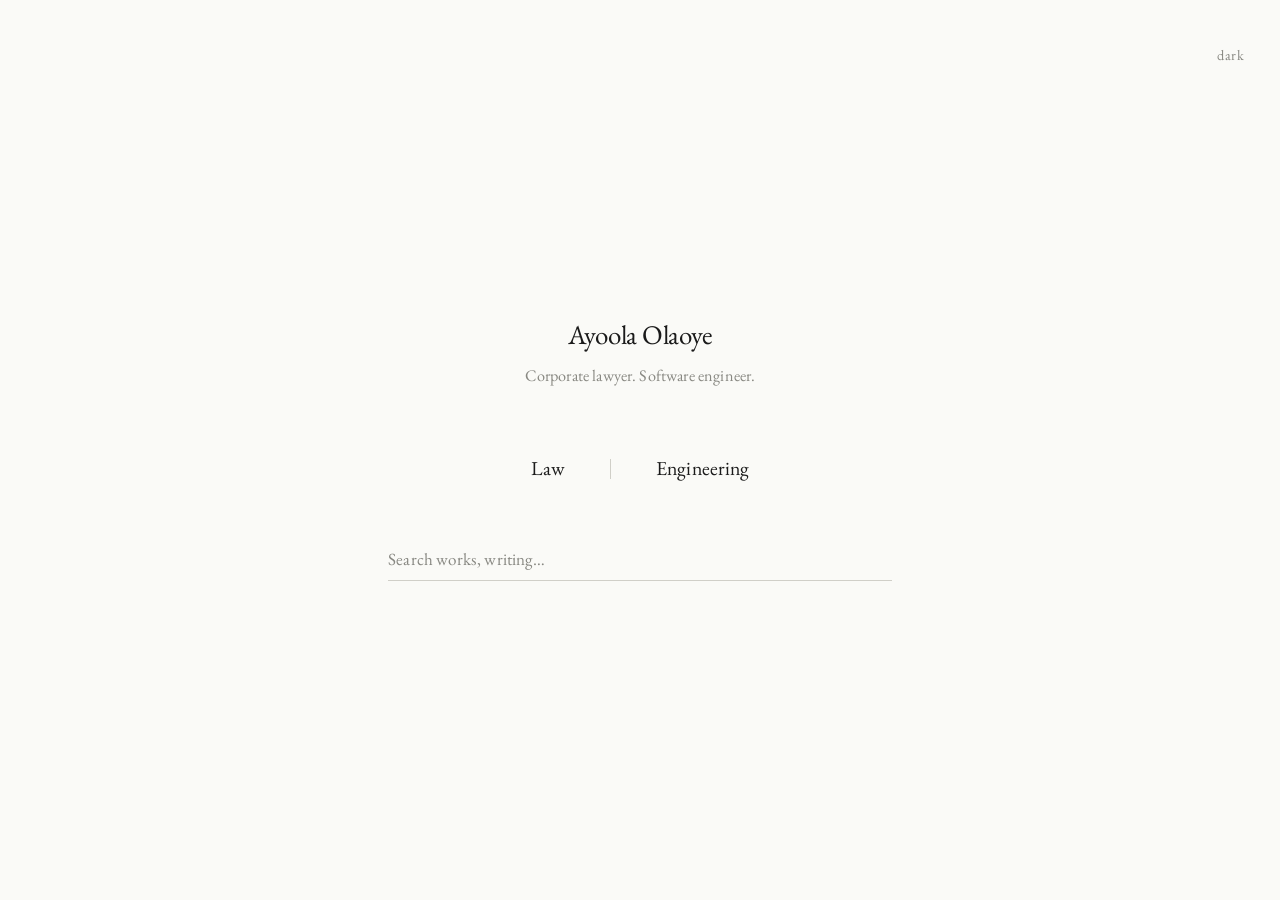
<file: index.html>
<!DOCTYPE html>
<html lang="en">
<head>
  <meta charset="UTF-8">
  <meta name="viewport" content="width=device-width, initial-scale=1.0">
  <title>Ayoola Olaoye — Corporate Lawyer &amp; Software Engineer</title>
  <meta name="description" content="Selected work and writing across corporate law, fintech regulation, smart-contract security, and software engineering — by Ayoola Olaoye.">
  <link rel="canonical" href="https://ayoolaolaoye.example/">
  <meta property="og:title" content="Ayoola Olaoye — Corporate Lawyer &amp; Software Engineer">
  <meta property="og:description" content="Selected work and writing across corporate law, fintech regulation, smart-contract security, and software engineering — by Ayoola Olaoye.">
  <meta property="og:type" content="website">
  <meta property="og:url" content="https://ayoolaolaoye.example/">
  <meta property="og:site_name" content="Ayoola Olaoye">
  <meta property="og:locale" content="en_US">
  <meta name="twitter:card" content="summary">
  <meta name="twitter:title" content="Ayoola Olaoye — Corporate Lawyer &amp; Software Engineer">
  <meta name="twitter:description" content="Selected work and writing across corporate law, fintech regulation, smart-contract security, and software engineering — by Ayoola Olaoye.">
  <link rel="stylesheet" href="style.css">
  <style>
    /* ─── SEARCH ─── */
    .search-wrap {
      margin-top: 3rem;
      width: 100%;
      position: relative;
    }

    .search-input {
      width: 100%;
      background: transparent;
      border: none;
      border-bottom: 1px solid var(--rule);
      color: var(--ink);
      font-family: var(--font);
      font-size: 0.95rem;
      line-height: 1.6;
      padding: 0.35rem 0;
      outline: none;
      letter-spacing: 0.01em;
      transition: border-color 0.2s ease;
    }

    .search-input::placeholder { color: var(--muted); }
    .search-input:focus { border-bottom-color: var(--ink); }

    .search-results {
      margin-top: 1.5rem;
      width: 100%;
      text-align: left;
      display: none;
    }

    .search-results.visible { display: block; }

    .search-result-item {
      padding: 0.55rem 0;
      border-top: 1px solid #e4e3dc;
      display: grid;
      grid-template-columns: 3.5rem 1fr;
      gap: 0 1.25rem;
      align-items: baseline;
    }

    .search-result-item:last-child { border-bottom: 1px solid #e4e3dc; }

    .search-result-year {
      font-size: 0.82rem;
      color: var(--muted);
      font-variant-numeric: tabular-nums;
      white-space: nowrap;
    }

    .search-result-body {
      display: flex;
      flex-direction: column;
      gap: 0.08rem;
    }

    .search-result-title { font-size: 0.95rem; line-height: 1.4; }
    .search-result-title a { text-decoration: none; color: var(--ink); }
    .search-result-title a:hover {
      text-decoration: underline;
      text-underline-offset: 3px;
      text-decoration-thickness: 1px;
    }

    .search-result-meta {
      font-size: 0.78rem;
      color: var(--muted);
      line-height: 1.4;
      margin-bottom: 0.15rem;
      white-space: nowrap;
    }

    .search-result-track { letter-spacing: 0.06em; font-size: 0.78rem; }
    .search-result-desc { font-size: 0.82rem; color: #7a7a74; line-height: 1.45; }
    .search-empty { font-size: 0.88rem; color: var(--muted); padding: 0.5rem 0; }

    body.dark .search-result-item { border-top-color: #2a2926; }
    body.dark .search-result-item:last-child { border-bottom-color: #2a2926; }
    body.dark .search-result-desc { color: #76756f; }
  </style>
  <script type="application/ld+json">{"@context":"https://schema.org","@type":"Person","name":"Ayoola Olaoye","url":"https://ayoolaolaoye.example/","jobTitle":"Corporate lawyer & software engineer","knowsAbout":["Corporate law","Fintech regulation","Commercial contracts","Smart-contract security","Blockchain engineering","Software engineering"],"sameAs":["https://linkedin.com/in/ayoolaolaoye"]}</script>
</head>
<body>

  <button class="landing-toggle" onclick="toggleTheme()" aria-label="Toggle dark mode">dark</button>

  <div class="landing-stage">
    <div class="landing-inner">
      <h1 class="landing-name">Ayoola Olaoye</h1>
      <p class="landing-descriptor">Corporate lawyer. Software engineer.</p>
      <nav class="landing-fork" aria-label="Practice areas">
        <a href="law.html">Law</a>
        <span class="landing-divider" aria-hidden="true"></span>
        <a href="engineering.html">Engineering</a>
      </nav>

      <div class="search-wrap">
        <input
          class="search-input"
          type="search"
          placeholder="Search works, writing…"
          autocomplete="off"
          spellcheck="false"
          aria-label="Search"
          id="search-input"
        >
      </div>

      <div class="search-results" id="search-results" role="region" aria-live="polite" aria-label="Search results"></div>
    </div>
  </div>

  <script>
    /* ─── CONTENT INDEX (generated by build.js from content/) ─── */
    const INDEX = [
          {
                "year": "2024",
                "title": "Series B Merger Clearance — Fintech",
                "desc": "SEC and CBN regulatory filings for a cross-border equity round; transaction closed on schedule.",
                "track": "Law",
                "href": "law.html",
                "external": false,
                "italic": false
          },
          {
                "year": "2023",
                "title": "Okafor v. Meridian Holdings",
                "desc": "Commercial litigation; successfully defended a breach-of-contract claim in the Lagos High Court.",
                "track": "Law",
                "href": "law.html",
                "external": false,
                "italic": true
          },
          {
                "year": "2023",
                "title": "Joint Venture Structuring — Infrastructure Consortium",
                "desc": "Shareholders' agreement for a three-party infrastructure JV; advised on governance and deadlock mechanisms.",
                "track": "Law",
                "href": "law.html",
                "external": false,
                "italic": false
          },
          {
                "year": "2022",
                "title": "NDPR Compliance Audit — Digital Health Platform",
                "desc": "Led data-protection review and full policy overhaul ahead of a Series A fundraise.",
                "track": "Law",
                "href": "law.html",
                "external": false,
                "italic": false
          },
          {
                "year": "2022",
                "title": "Re: Apex Microfinance Bank (SEC Matter)",
                "desc": "Advised on regulatory response strategy following an SEC inquiry into capital-adequacy shortfalls.",
                "track": "Law",
                "href": "law.html",
                "external": false,
                "italic": true
          },
          {
                "year": "2025",
                "title": "Lex — Contract Intelligence Layer",
                "desc": "LLM-assisted clause extraction and risk flagging for Nigerian commercial contracts.",
                "track": "Engineering",
                "href": "engineering.html",
                "external": false,
                "italic": false
          },
          {
                "year": "2024",
                "title": "CourtDocket API",
                "desc": "REST API aggregating cause-list data from Lagos, Abuja, and Port Harcourt federal courts.",
                "track": "Engineering",
                "href": "engineering.html",
                "external": false,
                "italic": false
          },
          {
                "year": "2024",
                "title": "Escrow State Machine",
                "desc": "Deterministic transaction-flow engine for a peer-to-peer escrow product; zero fund-loss since launch.",
                "track": "Engineering",
                "href": "engineering.html",
                "external": false,
                "italic": false
          },
          {
                "year": "2023",
                "title": "ERC-4626 Vault Security Audit — DeFi Protocol",
                "desc": "Identified three critical and two medium vulnerabilities in a tokenised yield-vault implementation.",
                "track": "Engineering",
                "href": "engineering.html",
                "external": false,
                "italic": false
          },
          {
                "year": "2023",
                "title": "nglaw-parser",
                "desc": "Open-source Python library for parsing Nigerian legislative XML into structured, queryable objects.",
                "track": "Engineering",
                "href": "engineering.html",
                "external": false,
                "italic": false
          },
          {
                "year": "Mar 2025",
                "title": "The Dual Practitioner Problem",
                "desc": "On building a professional identity that doesn't collapse into either track.",
                "track": "Law + Engineering",
                "href": "articles/2025-03-dual-practitioner-problem.html",
                "external": false,
                "italic": true
          },
          {
                "year": "Nov 2024",
                "title": "NDPR at Two Years: What Enforcement Actually Looks Like",
                "desc": "A practitioner's reading of NITDA's enforcement posture since 2022.",
                "track": "Law",
                "href": "articles/2024-11-ndpr-at-two-years.html",
                "external": false,
                "italic": false
          },
          {
                "year": "Aug 2024",
                "title": "State Machines as Contracts",
                "desc": "Why deterministic state management and legal drafting are the same intellectual problem.",
                "track": "Law + Engineering",
                "href": "articles/2024-08-state-machines-as-contracts.html",
                "external": false,
                "italic": false
          },
          {
                "year": "Apr 2024",
                "title": "On LLMs and Legal Research in Sub-Saharan Africa",
                "desc": "Technical memo on hallucination rates when querying Nigerian case law.",
                "track": "Law + Engineering",
                "href": "articles/2024-04-llms-legal-research.html",
                "external": false,
                "italic": false
          },
          {
                "year": "Jan 2023",
                "title": "Jurisdiction by Default",
                "desc": "A note on choice-of-law clauses in Nigerian B2B SaaS agreements.",
                "track": "Law + Engineering",
                "href": "articles/2023-01-jurisdiction-by-default.html",
                "external": false,
                "italic": true
          },
          {
                "year": "Jun 2022",
                "title": "CBN's Open Banking Framework: Gaps and Early Readings",
                "desc": "Analysis of the regulatory framework published in February 2022 and its practical limits.",
                "track": "Law",
                "href": "articles/2022-06-cbn-open-banking.html",
                "external": false,
                "italic": false
          },
          {
                "year": "Nov 2023",
                "title": "Re-entrancy at Rest",
                "desc": "A taxonomy of re-entrancy attack patterns in EVM-compatible smart contracts, with annotated examples.",
                "track": "Engineering",
                "href": "articles/2023-11-reentrancy-at-rest.html",
                "external": false,
                "italic": true
          },
          {
                "year": "Mar 2023",
                "title": "Formal Verification for the Sceptic",
                "desc": "A practical introduction to Certora Prover for teams that don't have a formal-methods background.",
                "track": "Engineering",
                "href": "articles/2023-03-formal-verification-for-the-sceptic.html",
                "external": false,
                "italic": false
          }
    ];

    function search(query) {
      const q = query.trim().toLowerCase();
      if (!q) return [];
      return INDEX.filter(item =>
        item.title.toLowerCase().includes(q) ||
        item.desc.toLowerCase().includes(q) ||
        item.track.toLowerCase().replace('+', 'and').includes(q) ||
        item.track.toLowerCase().includes(q) ||
        item.year.toLowerCase().includes(q)
      );
    }

    function renderResults(results, query) {
      const container = document.getElementById('search-results');
      if (!query.trim()) {
        container.classList.remove('visible');
        container.innerHTML = '';
        return;
      }
      container.classList.add('visible');
      if (results.length === 0) {
        container.innerHTML = '<p class="search-empty">No results.</p>';
        return;
      }
      container.innerHTML = results.map(item => {
        const target = item.external ? ' target="_blank" rel="noopener noreferrer"' : '';
        const titleHtml = item.italic ? `<em>${item.title}</em>` : item.title;
        return `
        <div class="search-result-item">
          <span class="search-result-year">${item.year}</span>
          <div class="search-result-body">
            <span class="search-result-title">
              <a href="${item.href}"${target}>${titleHtml}</a>
            </span>
            <div class="search-result-meta">
              <span class="search-result-track">${item.track}</span>
            </div>
            <span class="search-result-desc">${item.desc}</span>
          </div>
        </div>`;
      }).join('');
    }

    document.getElementById('search-input').addEventListener('input', function () {
      renderResults(search(this.value), this.value);
    });

    /* ─── THEME ─── */
    (function () {
      if (localStorage.getItem('theme') === 'dark') {
        document.body.classList.add('dark');
        document.querySelector('.landing-toggle').textContent = 'light';
      }
    })();

    function toggleTheme() {
      const btn = document.querySelector('.landing-toggle');
      if (document.body.classList.toggle('dark')) {
        localStorage.setItem('theme', 'dark');
        btn.textContent = 'light';
      } else {
        localStorage.setItem('theme', 'light');
        btn.textContent = 'dark';
      }
    }
  </script>

</body>
</html>
</file>
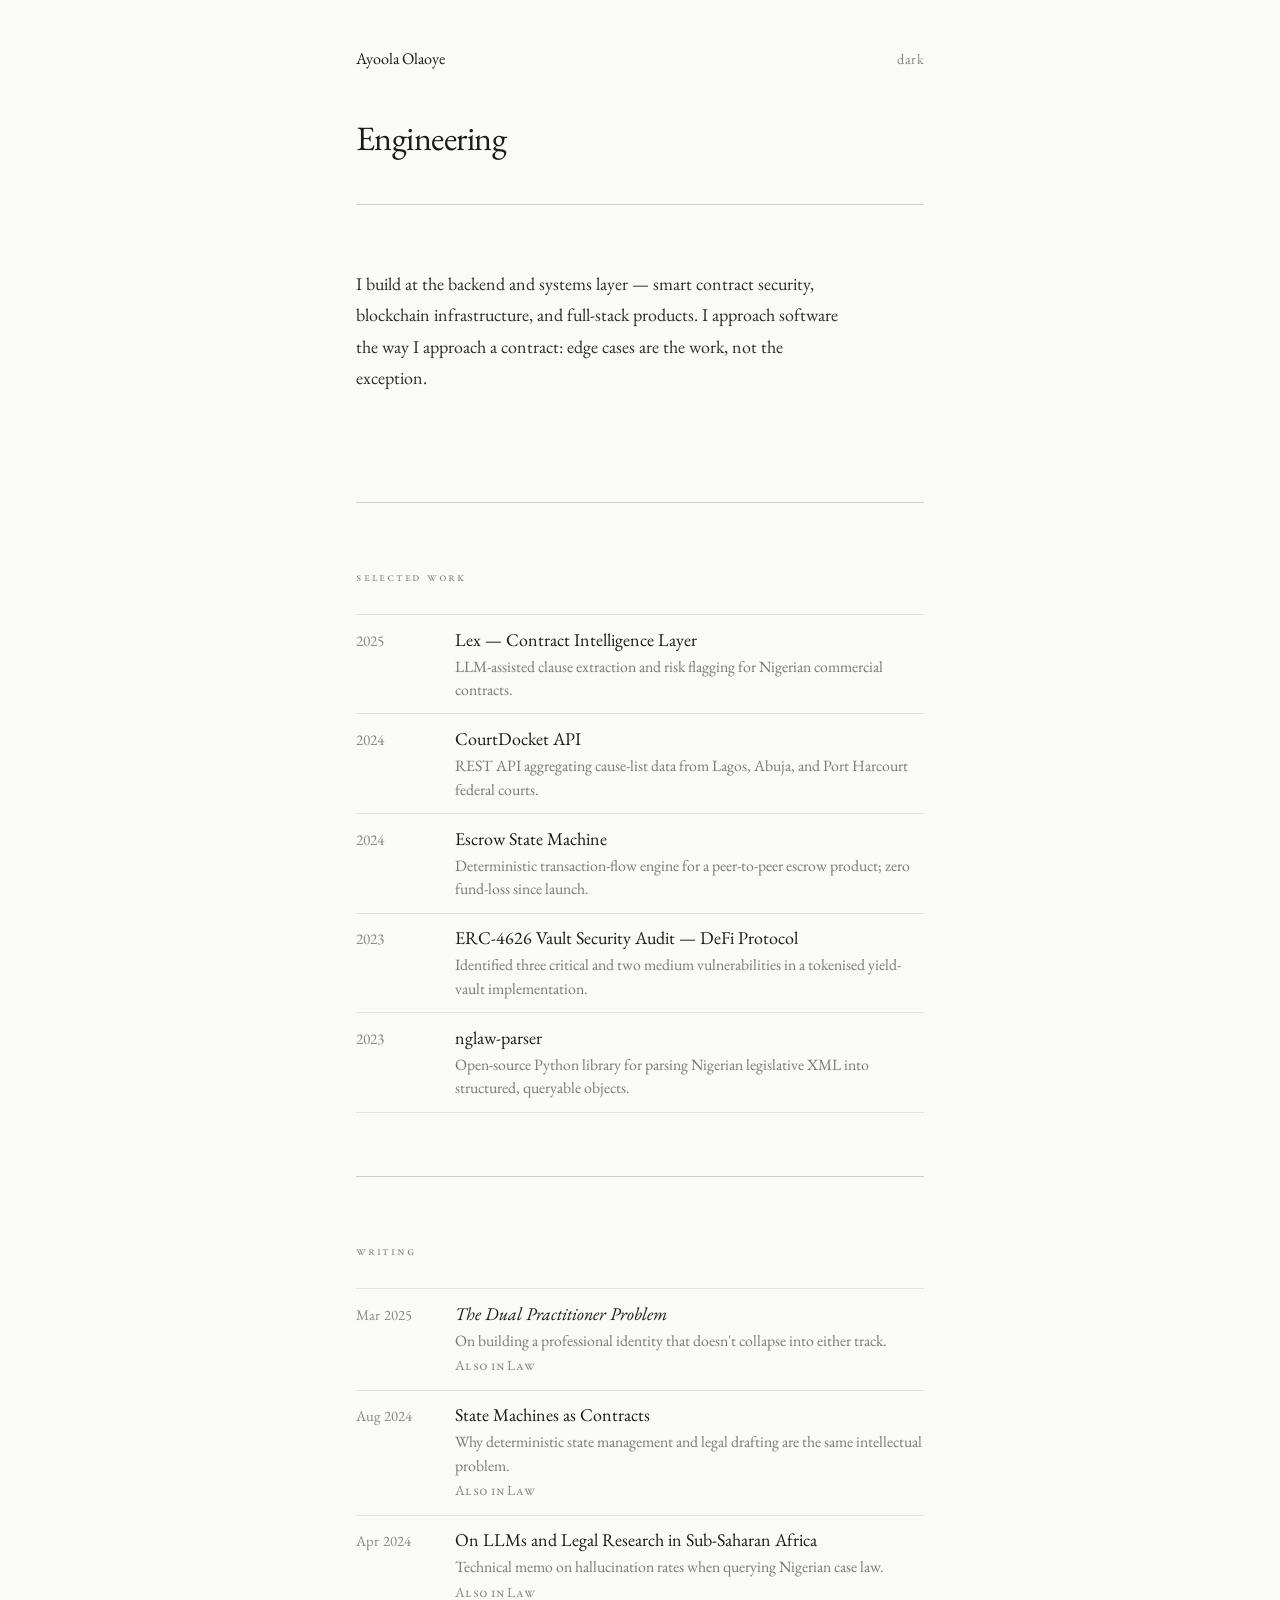
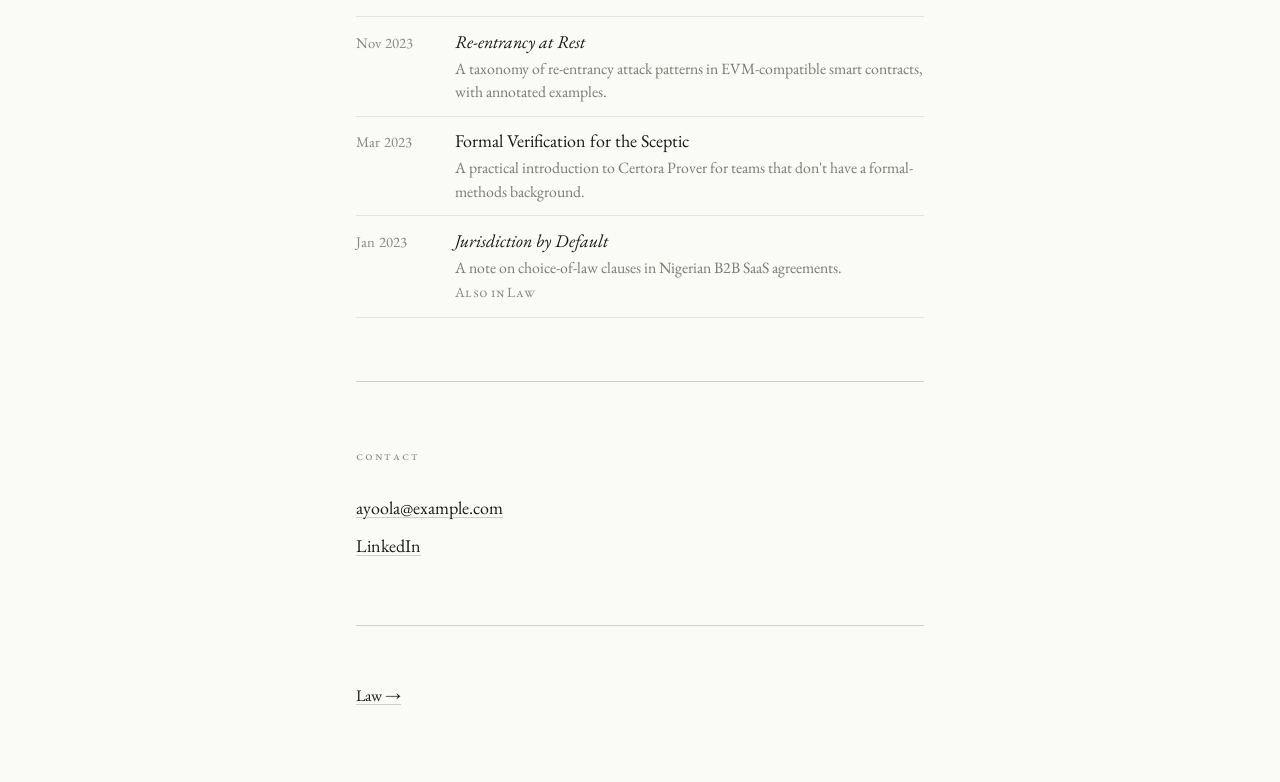
<file: engineering.html>
<!DOCTYPE html>
<html lang="en">
<head>
  <meta charset="UTF-8">
  <meta name="viewport" content="width=device-width, initial-scale=1.0">
  <title>Ayoola Olaoye — Engineering</title>
  <meta name="description" content="I build at the backend and systems layer — smart contract security, blockchain infrastructure, and full-stack products. I approach software the way I approach a contract: edge cases are the work,…">
  <link rel="canonical" href="https://ayoolaolaoye.example/engineering.html">
  <meta property="og:title" content="Ayoola Olaoye — Engineering">
  <meta property="og:description" content="I build at the backend and systems layer — smart contract security, blockchain infrastructure, and full-stack products. I approach software the way I approach a contract: edge cases are the work,…">
  <meta property="og:type" content="profile">
  <meta property="og:url" content="https://ayoolaolaoye.example/engineering.html">
  <meta property="og:site_name" content="Ayoola Olaoye">
  <meta property="og:locale" content="en_US">
  <meta name="twitter:card" content="summary">
  <meta name="twitter:title" content="Ayoola Olaoye — Engineering">
  <meta name="twitter:description" content="I build at the backend and systems layer — smart contract security, blockchain infrastructure, and full-stack products. I approach software the way I approach a contract: edge cases are the work,…">
  <link rel="stylesheet" href="style.css">
  <script type="application/ld+json">{"@context":"https://schema.org","@type":"WebPage","name":"Ayoola Olaoye — Engineering","description":"I build at the backend and systems layer — smart contract security, blockchain infrastructure, and full-stack products. I approach software the way I approach a contract: edge cases are the work,…","url":"https://ayoolaolaoye.example/engineering.html","about":"Engineering","isPartOf":{"@type":"WebSite","name":"Ayoola Olaoye","url":"https://ayoolaolaoye.example/"}}</script>
</head>
<body>

  <div class="container">
    <nav class="site-nav">
      <a class="bare back" href="index.html">Ayoola Olaoye</a>
      <button class="theme-toggle" onclick="toggleTheme()" aria-label="Toggle dark mode">dark</button>
    </nav>
  </div>

  <!-- ─── HEADER ─── -->
  <div class="container">
    <header class="page-header">
      <h1 style="font-size:1.9rem; font-weight:400; letter-spacing:-0.015em; line-height:1.2; margin-bottom:0;">Engineering</h1>
      <hr>
    </header>
  </div>

  <!-- ─── POSITION ─── -->
  <div class="container">
    <section class="section" style="padding-top:0;" aria-label="Practice statement">
      <p class="prose">
        I build at the backend and systems layer — smart contract security, blockchain
        infrastructure, and full-stack products. I approach software the way I approach
        a contract: edge cases are the work, not the exception.
      </p>
    </section>
  </div>

  <div class="container"><hr></div>

  <!-- ─── SELECTED WORK ─── -->
  <div class="container">
    <section class="section" aria-label="Selected engineering work">
      <span class="label">Selected work</span>
      <ul class="entry-list" role="list">

        <li class="entry">
          <span class="entry-year">2025</span>
          <div class="entry-body">
            <span class="entry-title"><a href="#">Lex — Contract Intelligence Layer</a></span>
            <span class="entry-desc">LLM-assisted clause extraction and risk flagging for Nigerian commercial contracts.</span>
          </div>
        </li>

        <li class="entry">
          <span class="entry-year">2024</span>
          <div class="entry-body">
            <span class="entry-title"><a href="#">CourtDocket API</a></span>
            <span class="entry-desc">REST API aggregating cause-list data from Lagos, Abuja, and Port Harcourt federal courts.</span>
          </div>
        </li>

        <li class="entry">
          <span class="entry-year">2024</span>
          <div class="entry-body">
            <span class="entry-title"><a href="#">Escrow State Machine</a></span>
            <span class="entry-desc">Deterministic transaction-flow engine for a peer-to-peer escrow product; zero fund-loss since launch.</span>
          </div>
        </li>

        <li class="entry">
          <span class="entry-year">2023</span>
          <div class="entry-body">
            <span class="entry-title"><a href="#">ERC-4626 Vault Security Audit — DeFi Protocol</a></span>
            <span class="entry-desc">Identified three critical and two medium vulnerabilities in a tokenised yield-vault implementation.</span>
          </div>
        </li>

        <li class="entry">
          <span class="entry-year">2023</span>
          <div class="entry-body">
            <span class="entry-title"><a href="#">nglaw-parser</a></span>
            <span class="entry-desc">Open-source Python library for parsing Nigerian legislative XML into structured, queryable objects.</span>
          </div>
        </li>

      </ul>
    </section>
  </div>

  <div class="container"><hr></div>

  <!-- ─── WRITING ─── -->
  <div class="container">
    <section class="section" aria-label="Technical writing">
      <span class="label">Writing</span>
      <ul class="entry-list" role="list">

        <li class="entry writing">
          <span class="entry-year">Mar 2025</span>
          <div class="entry-body">
            <span class="entry-title"><a href="articles/2025-03-dual-practitioner-problem.html"><em>The Dual Practitioner Problem</em></a></span>
            <span class="entry-desc">On building a professional identity that doesn't collapse into either track.</span>
            <span class="entry-track">Also in Law</span>
          </div>
        </li>

        <li class="entry writing">
          <span class="entry-year">Aug 2024</span>
          <div class="entry-body">
            <span class="entry-title"><a href="articles/2024-08-state-machines-as-contracts.html">State Machines as Contracts</a></span>
            <span class="entry-desc">Why deterministic state management and legal drafting are the same intellectual problem.</span>
            <span class="entry-track">Also in Law</span>
          </div>
        </li>

        <li class="entry writing">
          <span class="entry-year">Apr 2024</span>
          <div class="entry-body">
            <span class="entry-title"><a href="articles/2024-04-llms-legal-research.html">On LLMs and Legal Research in Sub-Saharan Africa</a></span>
            <span class="entry-desc">Technical memo on hallucination rates when querying Nigerian case law.</span>
            <span class="entry-track">Also in Law</span>
          </div>
        </li>

        <li class="entry writing">
          <span class="entry-year">Nov 2023</span>
          <div class="entry-body">
            <span class="entry-title"><a href="articles/2023-11-reentrancy-at-rest.html"><em>Re-entrancy at Rest</em></a></span>
            <span class="entry-desc">A taxonomy of re-entrancy attack patterns in EVM-compatible smart contracts, with annotated examples.</span>
          </div>
        </li>

        <li class="entry writing">
          <span class="entry-year">Mar 2023</span>
          <div class="entry-body">
            <span class="entry-title"><a href="articles/2023-03-formal-verification-for-the-sceptic.html">Formal Verification for the Sceptic</a></span>
            <span class="entry-desc">A practical introduction to Certora Prover for teams that don't have a formal-methods background.</span>
          </div>
        </li>

        <li class="entry writing">
          <span class="entry-year">Jan 2023</span>
          <div class="entry-body">
            <span class="entry-title"><a href="articles/2023-01-jurisdiction-by-default.html"><em>Jurisdiction by Default</em></a></span>
            <span class="entry-desc">A note on choice-of-law clauses in Nigerian B2B SaaS agreements.</span>
            <span class="entry-track">Also in Law</span>
          </div>
        </li>

      </ul>
    </section>
  </div>

  <div class="container"><hr></div>

  <!-- ─── CONTACT ─── -->
  <div class="container">
    <section class="section" aria-label="Contact">
      <span class="label">Contact</span>
      <ul class="contact-links" role="list">
        <li><a href="mailto:ayoola@example.com">ayoola@example.com</a></li>
        <li><a href="https://linkedin.com/in/ayoolaolaoye" target="_blank" rel="noopener noreferrer">LinkedIn</a></li>
      </ul>
    </section>
  </div>

  <!-- ─── CROSS-LINK ─── -->
  <div class="container">
    <hr>
    <div class="cross-link">
      <a href="law.html">Law →</a>
    </div>
  </div>

  <script>
    (function () {
      if (localStorage.getItem('theme') === 'dark') {
        document.body.classList.add('dark');
        document.querySelector('.theme-toggle').textContent = 'light';
      }
    })();

    function toggleTheme() {
      const btn = document.querySelector('.theme-toggle');
      if (document.body.classList.toggle('dark')) {
        localStorage.setItem('theme', 'dark');
        btn.textContent = 'light';
      } else {
        localStorage.setItem('theme', 'light');
        btn.textContent = 'dark';
      }
    }
  </script>

</body>
</html>
</file>
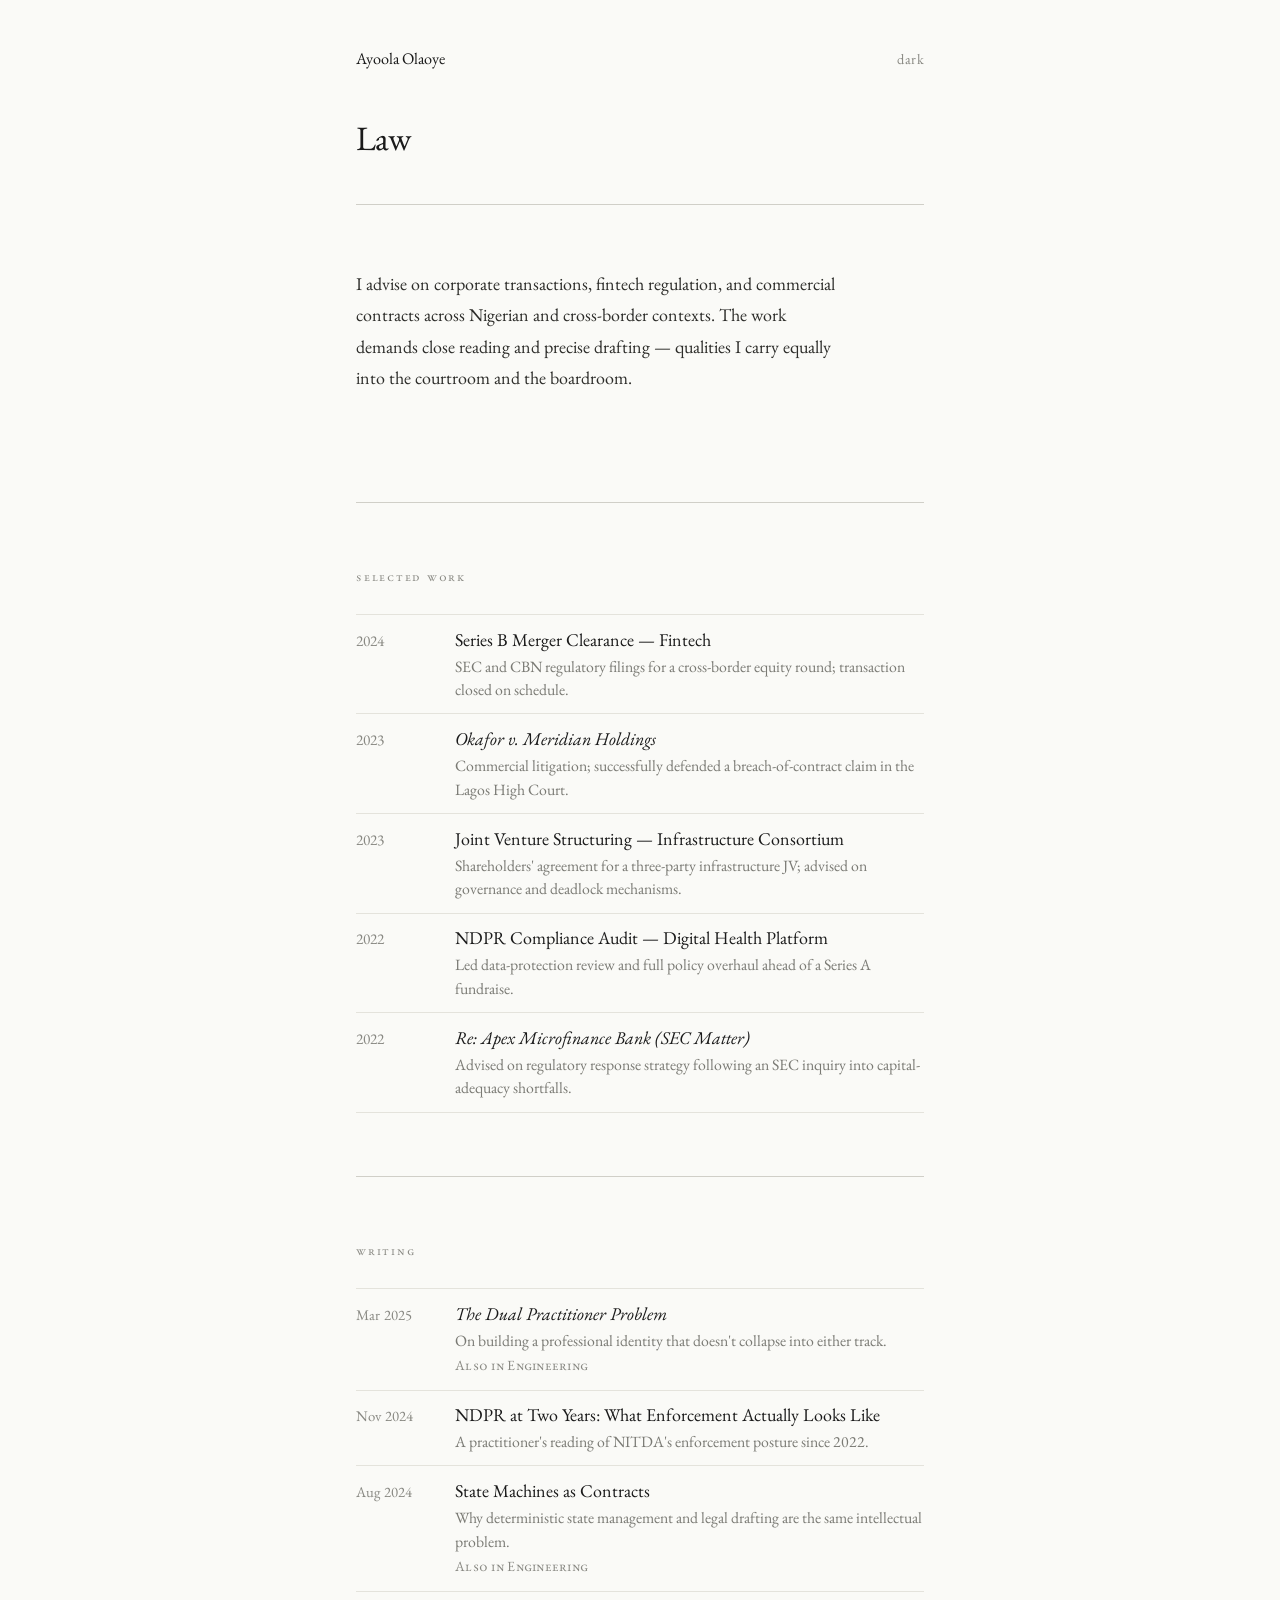
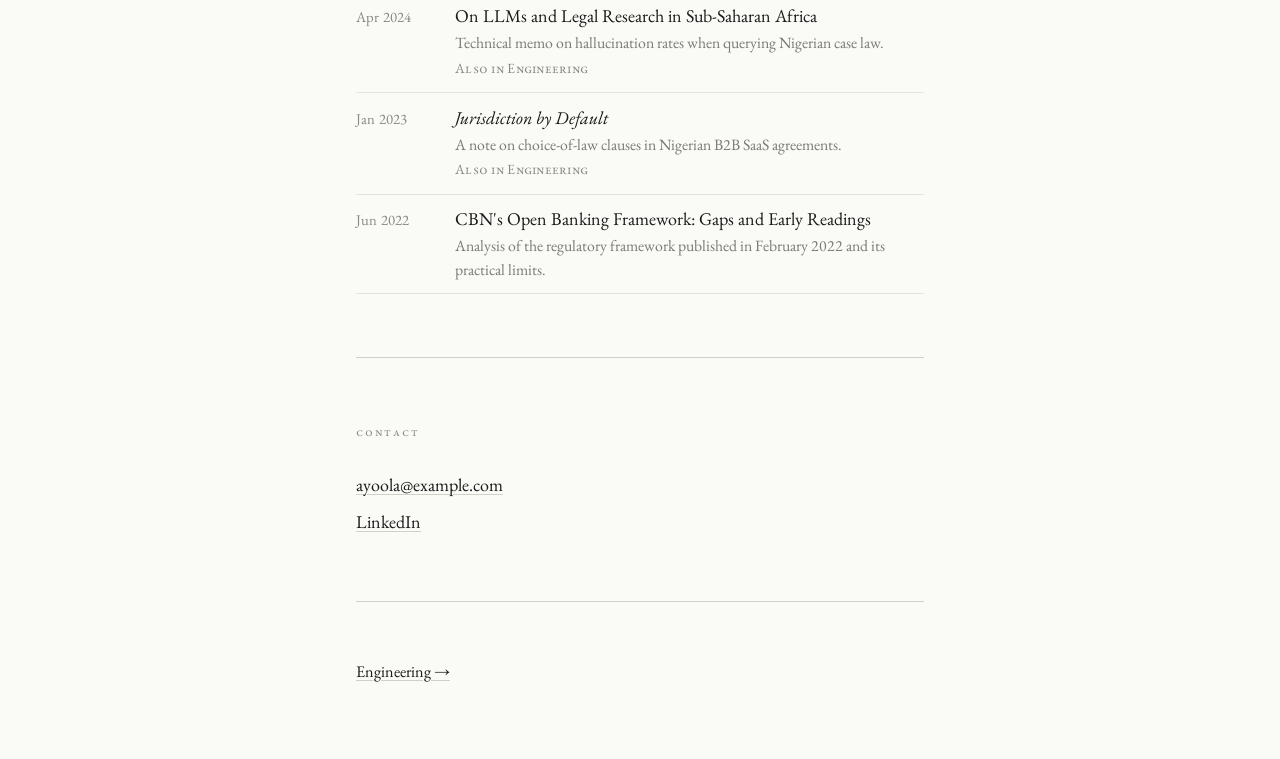
<file: law.html>
<!DOCTYPE html>
<html lang="en">
<head>
  <meta charset="UTF-8">
  <meta name="viewport" content="width=device-width, initial-scale=1.0">
  <title>Ayoola Olaoye — Law</title>
  <meta name="description" content="I advise on corporate transactions, fintech regulation, and commercial contracts across Nigerian and cross-border contexts. The work demands close reading and precise drafting — qualities I carry…">
  <link rel="canonical" href="https://ayoolaolaoye.example/law.html">
  <meta property="og:title" content="Ayoola Olaoye — Law">
  <meta property="og:description" content="I advise on corporate transactions, fintech regulation, and commercial contracts across Nigerian and cross-border contexts. The work demands close reading and precise drafting — qualities I carry…">
  <meta property="og:type" content="profile">
  <meta property="og:url" content="https://ayoolaolaoye.example/law.html">
  <meta property="og:site_name" content="Ayoola Olaoye">
  <meta property="og:locale" content="en_US">
  <meta name="twitter:card" content="summary">
  <meta name="twitter:title" content="Ayoola Olaoye — Law">
  <meta name="twitter:description" content="I advise on corporate transactions, fintech regulation, and commercial contracts across Nigerian and cross-border contexts. The work demands close reading and precise drafting — qualities I carry…">
  <link rel="stylesheet" href="style.css">
  <script type="application/ld+json">{"@context":"https://schema.org","@type":"WebPage","name":"Ayoola Olaoye — Law","description":"I advise on corporate transactions, fintech regulation, and commercial contracts across Nigerian and cross-border contexts. The work demands close reading and precise drafting — qualities I carry…","url":"https://ayoolaolaoye.example/law.html","about":"Law","isPartOf":{"@type":"WebSite","name":"Ayoola Olaoye","url":"https://ayoolaolaoye.example/"}}</script>
</head>
<body>

  <div class="container">
    <nav class="site-nav">
      <a class="bare back" href="index.html">Ayoola Olaoye</a>
      <button class="theme-toggle" onclick="toggleTheme()" aria-label="Toggle dark mode">dark</button>
    </nav>
  </div>

  <!-- ─── HEADER ─── -->
  <div class="container">
    <header class="page-header">
      <h1 style="font-size:1.9rem; font-weight:400; letter-spacing:-0.015em; line-height:1.2; margin-bottom:0;">Law</h1>
      <hr>
    </header>
  </div>

  <!-- ─── POSITION ─── -->
  <div class="container">
    <section class="section" style="padding-top:0;" aria-label="Practice statement">
      <p class="prose">
        I advise on corporate transactions, fintech regulation, and commercial contracts
        across Nigerian and cross-border contexts. The work demands close reading and
        precise drafting — qualities I carry equally into the courtroom and the boardroom.
      </p>
    </section>
  </div>

  <div class="container"><hr></div>

  <!-- ─── SELECTED WORK ─── -->
  <div class="container">
    <section class="section" aria-label="Selected legal work">
      <span class="label">Selected work</span>
      <ul class="entry-list" role="list">

        <li class="entry">
          <span class="entry-year">2024</span>
          <div class="entry-body">
            <span class="entry-title"><a href="#">Series B Merger Clearance — Fintech</a></span>
            <span class="entry-desc">SEC and CBN regulatory filings for a cross-border equity round; transaction closed on schedule.</span>
          </div>
        </li>

        <li class="entry">
          <span class="entry-year">2023</span>
          <div class="entry-body">
            <span class="entry-title"><a href="#"><em>Okafor v. Meridian Holdings</em></a></span>
            <span class="entry-desc">Commercial litigation; successfully defended a breach-of-contract claim in the Lagos High Court.</span>
          </div>
        </li>

        <li class="entry">
          <span class="entry-year">2023</span>
          <div class="entry-body">
            <span class="entry-title"><a href="#">Joint Venture Structuring — Infrastructure Consortium</a></span>
            <span class="entry-desc">Shareholders' agreement for a three-party infrastructure JV; advised on governance and deadlock mechanisms.</span>
          </div>
        </li>

        <li class="entry">
          <span class="entry-year">2022</span>
          <div class="entry-body">
            <span class="entry-title"><a href="#">NDPR Compliance Audit — Digital Health Platform</a></span>
            <span class="entry-desc">Led data-protection review and full policy overhaul ahead of a Series A fundraise.</span>
          </div>
        </li>

        <li class="entry">
          <span class="entry-year">2022</span>
          <div class="entry-body">
            <span class="entry-title"><a href="#"><em>Re: Apex Microfinance Bank (SEC Matter)</em></a></span>
            <span class="entry-desc">Advised on regulatory response strategy following an SEC inquiry into capital-adequacy shortfalls.</span>
          </div>
        </li>

      </ul>
    </section>
  </div>

  <div class="container"><hr></div>

  <!-- ─── WRITING ─── -->
  <div class="container">
    <section class="section" aria-label="Legal writing">
      <span class="label">Writing</span>
      <ul class="entry-list" role="list">

        <li class="entry writing">
          <span class="entry-year">Mar 2025</span>
          <div class="entry-body">
            <span class="entry-title"><a href="articles/2025-03-dual-practitioner-problem.html"><em>The Dual Practitioner Problem</em></a></span>
            <span class="entry-desc">On building a professional identity that doesn't collapse into either track.</span>
            <span class="entry-track">Also in Engineering</span>
          </div>
        </li>

        <li class="entry writing">
          <span class="entry-year">Nov 2024</span>
          <div class="entry-body">
            <span class="entry-title"><a href="articles/2024-11-ndpr-at-two-years.html">NDPR at Two Years: What Enforcement Actually Looks Like</a></span>
            <span class="entry-desc">A practitioner's reading of NITDA's enforcement posture since 2022.</span>
          </div>
        </li>

        <li class="entry writing">
          <span class="entry-year">Aug 2024</span>
          <div class="entry-body">
            <span class="entry-title"><a href="articles/2024-08-state-machines-as-contracts.html">State Machines as Contracts</a></span>
            <span class="entry-desc">Why deterministic state management and legal drafting are the same intellectual problem.</span>
            <span class="entry-track">Also in Engineering</span>
          </div>
        </li>

        <li class="entry writing">
          <span class="entry-year">Apr 2024</span>
          <div class="entry-body">
            <span class="entry-title"><a href="articles/2024-04-llms-legal-research.html">On LLMs and Legal Research in Sub-Saharan Africa</a></span>
            <span class="entry-desc">Technical memo on hallucination rates when querying Nigerian case law.</span>
            <span class="entry-track">Also in Engineering</span>
          </div>
        </li>

        <li class="entry writing">
          <span class="entry-year">Jan 2023</span>
          <div class="entry-body">
            <span class="entry-title"><a href="articles/2023-01-jurisdiction-by-default.html"><em>Jurisdiction by Default</em></a></span>
            <span class="entry-desc">A note on choice-of-law clauses in Nigerian B2B SaaS agreements.</span>
            <span class="entry-track">Also in Engineering</span>
          </div>
        </li>

        <li class="entry writing">
          <span class="entry-year">Jun 2022</span>
          <div class="entry-body">
            <span class="entry-title"><a href="articles/2022-06-cbn-open-banking.html">CBN's Open Banking Framework: Gaps and Early Readings</a></span>
            <span class="entry-desc">Analysis of the regulatory framework published in February 2022 and its practical limits.</span>
          </div>
        </li>

      </ul>
    </section>
  </div>

  <div class="container"><hr></div>

  <!-- ─── CONTACT ─── -->
  <div class="container">
    <section class="section" aria-label="Contact">
      <span class="label">Contact</span>
      <ul class="contact-links" role="list">
        <li><a href="mailto:ayoola@example.com">ayoola@example.com</a></li>
        <li><a href="https://linkedin.com/in/ayoolaolaoye" target="_blank" rel="noopener noreferrer">LinkedIn</a></li>
      </ul>
    </section>
  </div>

  <!-- ─── CROSS-LINK ─── -->
  <div class="container">
    <hr>
    <div class="cross-link">
      <a href="engineering.html">Engineering →</a>
    </div>
  </div>

  <script>
    (function () {
      if (localStorage.getItem('theme') === 'dark') {
        document.body.classList.add('dark');
        document.querySelector('.theme-toggle').textContent = 'light';
      }
    })();

    function toggleTheme() {
      const btn = document.querySelector('.theme-toggle');
      if (document.body.classList.toggle('dark')) {
        localStorage.setItem('theme', 'dark');
        btn.textContent = 'light';
      } else {
        localStorage.setItem('theme', 'light');
        btn.textContent = 'dark';
      }
    }
  </script>

</body>
</html>
</file>
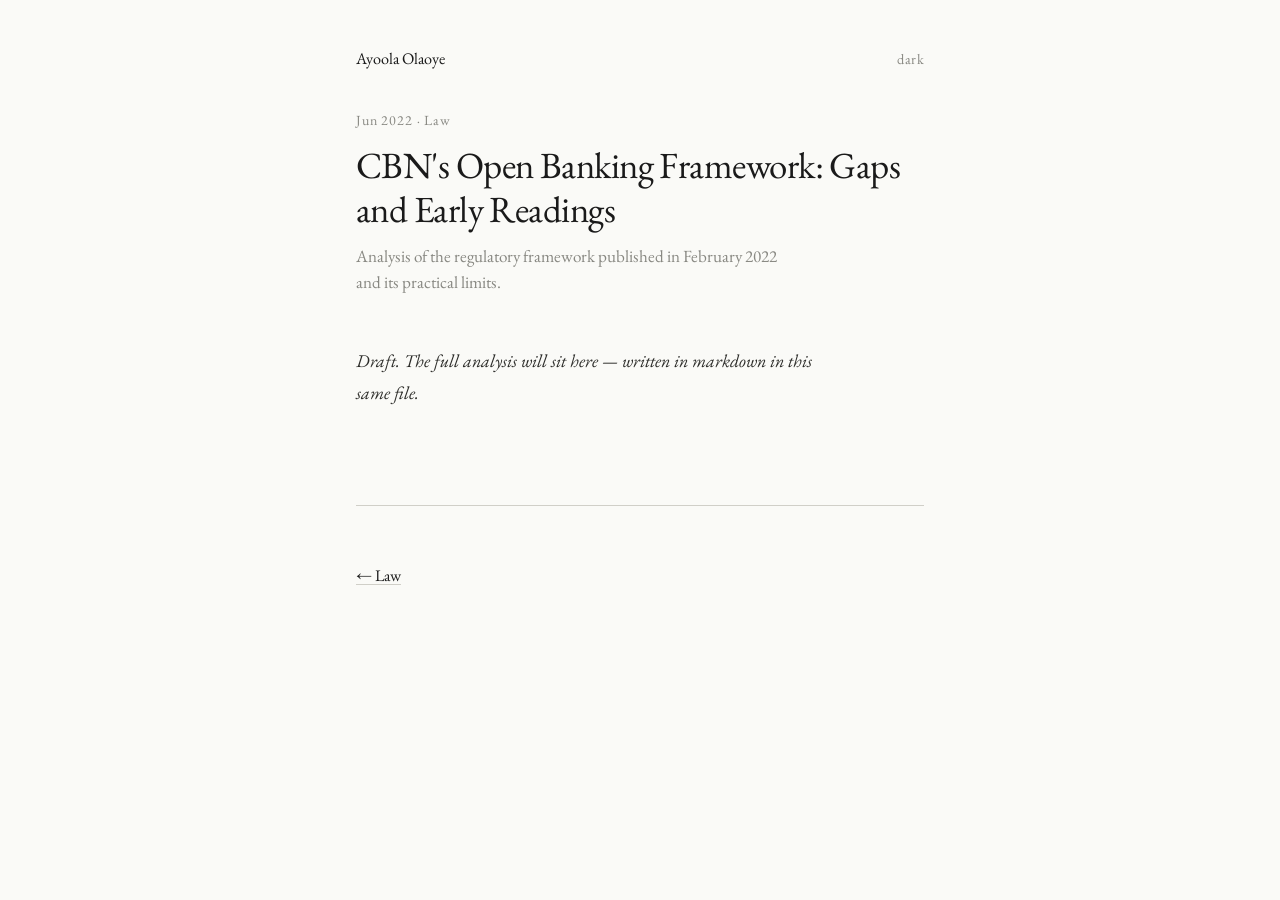
<file: articles/2022-06-cbn-open-banking.html>
<!DOCTYPE html>
<html lang="en">
<head>
  <meta charset="UTF-8">
  <meta name="viewport" content="width=device-width, initial-scale=1.0">
  <title>CBN's Open Banking Framework: Gaps and Early Readings — Ayoola Olaoye</title>
  <meta name="description" content="Analysis of the regulatory framework published in February 2022 and its practical limits.">
  <link rel="canonical" href="https://ayoolaolaoye.example/articles/2022-06-cbn-open-banking.html">
  <meta property="og:title" content="CBN's Open Banking Framework: Gaps and Early Readings — Ayoola Olaoye">
  <meta property="og:description" content="Analysis of the regulatory framework published in February 2022 and its practical limits.">
  <meta property="og:type" content="article">
  <meta property="og:url" content="https://ayoolaolaoye.example/articles/2022-06-cbn-open-banking.html">
  <meta property="og:site_name" content="Ayoola Olaoye">
  <meta property="og:locale" content="en_US">
  <meta name="twitter:card" content="summary">
  <meta name="twitter:title" content="CBN's Open Banking Framework: Gaps and Early Readings — Ayoola Olaoye">
  <meta name="twitter:description" content="Analysis of the regulatory framework published in February 2022 and its practical limits.">
  <link rel="stylesheet" href="../style.css">
  <script type="application/ld+json">{"@context":"https://schema.org","@type":"Article","headline":"CBN's Open Banking Framework: Gaps and Early Readings","description":"Analysis of the regulatory framework published in February 2022 and its practical limits.","datePublished":"2022-06-01","author":{"@type":"Person","name":"Ayoola Olaoye","url":"https://ayoolaolaoye.example/"},"url":"https://ayoolaolaoye.example/articles/2022-06-cbn-open-banking.html","mainEntityOfPage":"https://ayoolaolaoye.example/articles/2022-06-cbn-open-banking.html","about":"Law"}</script>
</head>
<body>

  <div class="container">
    <nav class="site-nav">
      <a class="bare back" href="../index.html">Ayoola Olaoye</a>
      <button class="theme-toggle" onclick="toggleTheme()" aria-label="Toggle dark mode">dark</button>
    </nav>
  </div>

  <div class="container">
    <article class="article">
      <header class="article-header">
        <span class="article-meta">Jun 2022 · Law</span>
        <h1 class="article-title">CBN's Open Banking Framework: Gaps and Early Readings</h1>
        <p class="article-desc">Analysis of the regulatory framework published in February 2022 and its practical limits.</p>
      </header>
      <div class="article-body">
<p><em>Draft. The full analysis will sit here — written in markdown in this same file.</em></p>
      </div>
    </article>
  </div>

  <div class="container">
    <hr>
    <div class="cross-link">
      <a href="../law.html">← Law</a>
    </div>
  </div>

  <script>
    (function () {
      if (localStorage.getItem('theme') === 'dark') {
        document.body.classList.add('dark');
        document.querySelector('.theme-toggle').textContent = 'light';
      }
    })();

    function toggleTheme() {
      const btn = document.querySelector('.theme-toggle');
      if (document.body.classList.toggle('dark')) {
        localStorage.setItem('theme', 'dark');
        btn.textContent = 'light';
      } else {
        localStorage.setItem('theme', 'light');
        btn.textContent = 'dark';
      }
    }
  </script>

</body>
</html>
</file>
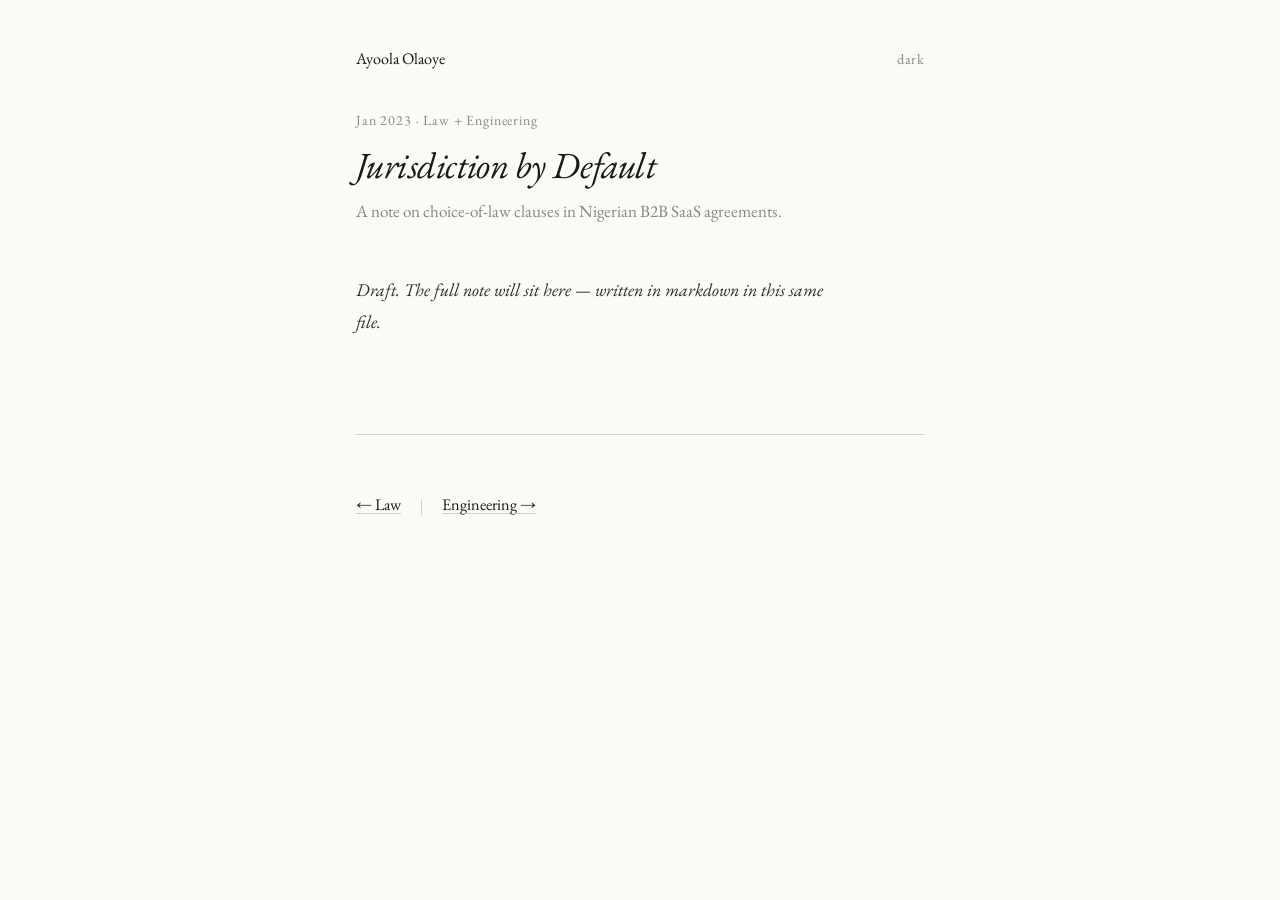
<file: articles/2023-01-jurisdiction-by-default.html>
<!DOCTYPE html>
<html lang="en">
<head>
  <meta charset="UTF-8">
  <meta name="viewport" content="width=device-width, initial-scale=1.0">
  <title>Jurisdiction by Default — Ayoola Olaoye</title>
  <meta name="description" content="A note on choice-of-law clauses in Nigerian B2B SaaS agreements.">
  <link rel="canonical" href="https://ayoolaolaoye.example/articles/2023-01-jurisdiction-by-default.html">
  <meta property="og:title" content="Jurisdiction by Default — Ayoola Olaoye">
  <meta property="og:description" content="A note on choice-of-law clauses in Nigerian B2B SaaS agreements.">
  <meta property="og:type" content="article">
  <meta property="og:url" content="https://ayoolaolaoye.example/articles/2023-01-jurisdiction-by-default.html">
  <meta property="og:site_name" content="Ayoola Olaoye">
  <meta property="og:locale" content="en_US">
  <meta name="twitter:card" content="summary">
  <meta name="twitter:title" content="Jurisdiction by Default — Ayoola Olaoye">
  <meta name="twitter:description" content="A note on choice-of-law clauses in Nigerian B2B SaaS agreements.">
  <link rel="stylesheet" href="../style.css">
  <script type="application/ld+json">{"@context":"https://schema.org","@type":"Article","headline":"Jurisdiction by Default","description":"A note on choice-of-law clauses in Nigerian B2B SaaS agreements.","datePublished":"2023-01-01","author":{"@type":"Person","name":"Ayoola Olaoye","url":"https://ayoolaolaoye.example/"},"url":"https://ayoolaolaoye.example/articles/2023-01-jurisdiction-by-default.html","mainEntityOfPage":"https://ayoolaolaoye.example/articles/2023-01-jurisdiction-by-default.html","about":["Law","Engineering"]}</script>
</head>
<body>

  <div class="container">
    <nav class="site-nav">
      <a class="bare back" href="../index.html">Ayoola Olaoye</a>
      <button class="theme-toggle" onclick="toggleTheme()" aria-label="Toggle dark mode">dark</button>
    </nav>
  </div>

  <div class="container">
    <article class="article">
      <header class="article-header">
        <span class="article-meta">Jan 2023 · Law + Engineering</span>
        <h1 class="article-title"><em>Jurisdiction by Default</em></h1>
        <p class="article-desc">A note on choice-of-law clauses in Nigerian B2B SaaS agreements.</p>
      </header>
      <div class="article-body">
<p><em>Draft. The full note will sit here — written in markdown in this same file.</em></p>
      </div>
    </article>
  </div>

  <div class="container">
    <hr>
    <div class="cross-link">
      <a href="../law.html">← Law</a>
      <span class="cross-link-sep" aria-hidden="true"></span>
      <a href="../engineering.html">Engineering →</a>
    </div>
  </div>

  <script>
    (function () {
      if (localStorage.getItem('theme') === 'dark') {
        document.body.classList.add('dark');
        document.querySelector('.theme-toggle').textContent = 'light';
      }
    })();

    function toggleTheme() {
      const btn = document.querySelector('.theme-toggle');
      if (document.body.classList.toggle('dark')) {
        localStorage.setItem('theme', 'dark');
        btn.textContent = 'light';
      } else {
        localStorage.setItem('theme', 'light');
        btn.textContent = 'dark';
      }
    }
  </script>

</body>
</html>
</file>
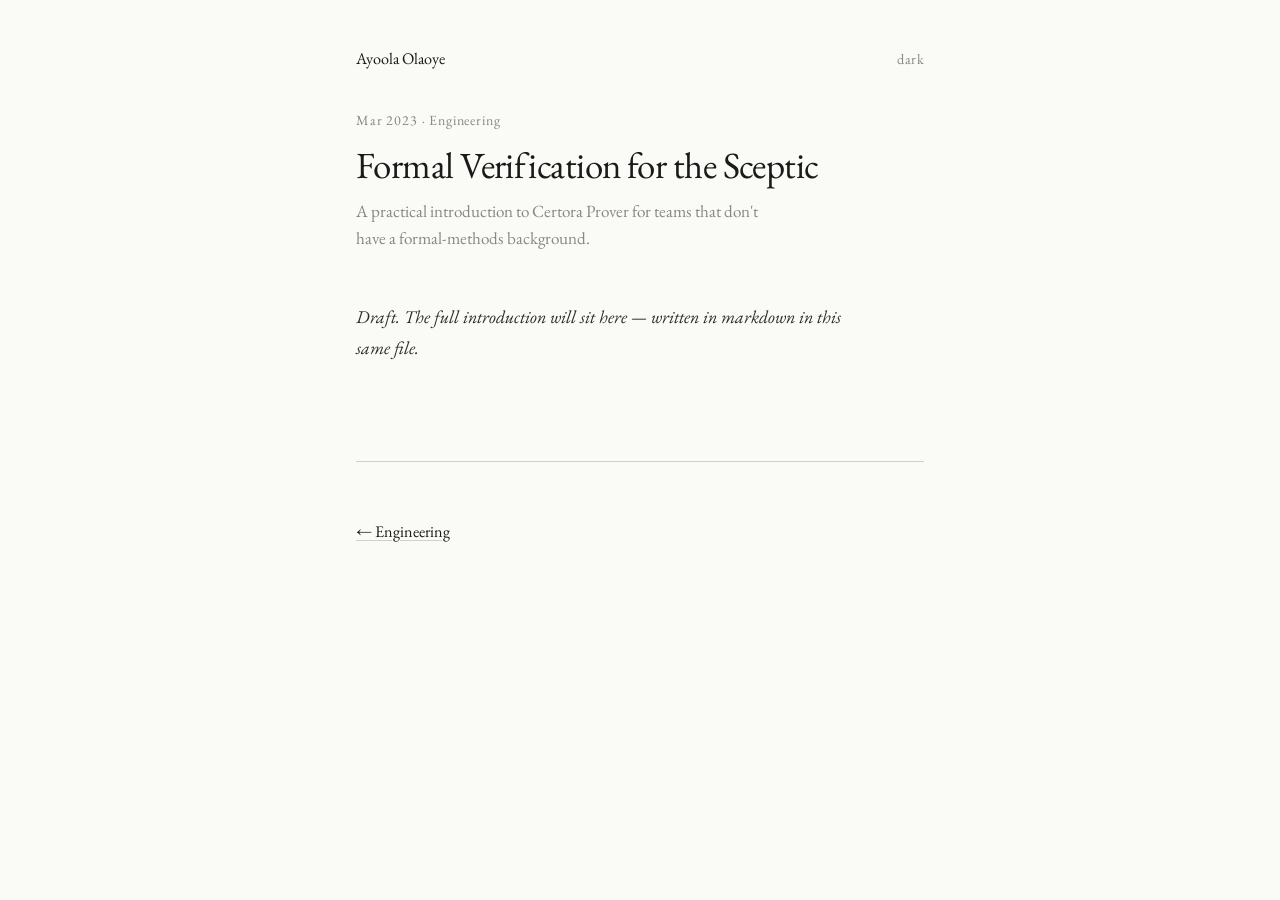
<file: articles/2023-03-formal-verification-for-the-sceptic.html>
<!DOCTYPE html>
<html lang="en">
<head>
  <meta charset="UTF-8">
  <meta name="viewport" content="width=device-width, initial-scale=1.0">
  <title>Formal Verification for the Sceptic — Ayoola Olaoye</title>
  <meta name="description" content="A practical introduction to Certora Prover for teams that don't have a formal-methods background.">
  <link rel="canonical" href="https://ayoolaolaoye.example/articles/2023-03-formal-verification-for-the-sceptic.html">
  <meta property="og:title" content="Formal Verification for the Sceptic — Ayoola Olaoye">
  <meta property="og:description" content="A practical introduction to Certora Prover for teams that don't have a formal-methods background.">
  <meta property="og:type" content="article">
  <meta property="og:url" content="https://ayoolaolaoye.example/articles/2023-03-formal-verification-for-the-sceptic.html">
  <meta property="og:site_name" content="Ayoola Olaoye">
  <meta property="og:locale" content="en_US">
  <meta name="twitter:card" content="summary">
  <meta name="twitter:title" content="Formal Verification for the Sceptic — Ayoola Olaoye">
  <meta name="twitter:description" content="A practical introduction to Certora Prover for teams that don't have a formal-methods background.">
  <link rel="stylesheet" href="../style.css">
  <script type="application/ld+json">{"@context":"https://schema.org","@type":"Article","headline":"Formal Verification for the Sceptic","description":"A practical introduction to Certora Prover for teams that don't have a formal-methods background.","datePublished":"2023-03-01","author":{"@type":"Person","name":"Ayoola Olaoye","url":"https://ayoolaolaoye.example/"},"url":"https://ayoolaolaoye.example/articles/2023-03-formal-verification-for-the-sceptic.html","mainEntityOfPage":"https://ayoolaolaoye.example/articles/2023-03-formal-verification-for-the-sceptic.html","about":"Engineering"}</script>
</head>
<body>

  <div class="container">
    <nav class="site-nav">
      <a class="bare back" href="../index.html">Ayoola Olaoye</a>
      <button class="theme-toggle" onclick="toggleTheme()" aria-label="Toggle dark mode">dark</button>
    </nav>
  </div>

  <div class="container">
    <article class="article">
      <header class="article-header">
        <span class="article-meta">Mar 2023 · Engineering</span>
        <h1 class="article-title">Formal Verification for the Sceptic</h1>
        <p class="article-desc">A practical introduction to Certora Prover for teams that don't have a formal-methods background.</p>
      </header>
      <div class="article-body">
<p><em>Draft. The full introduction will sit here — written in markdown in this same file.</em></p>
      </div>
    </article>
  </div>

  <div class="container">
    <hr>
    <div class="cross-link">
      <a href="../engineering.html">← Engineering</a>
    </div>
  </div>

  <script>
    (function () {
      if (localStorage.getItem('theme') === 'dark') {
        document.body.classList.add('dark');
        document.querySelector('.theme-toggle').textContent = 'light';
      }
    })();

    function toggleTheme() {
      const btn = document.querySelector('.theme-toggle');
      if (document.body.classList.toggle('dark')) {
        localStorage.setItem('theme', 'dark');
        btn.textContent = 'light';
      } else {
        localStorage.setItem('theme', 'light');
        btn.textContent = 'dark';
      }
    }
  </script>

</body>
</html>
</file>
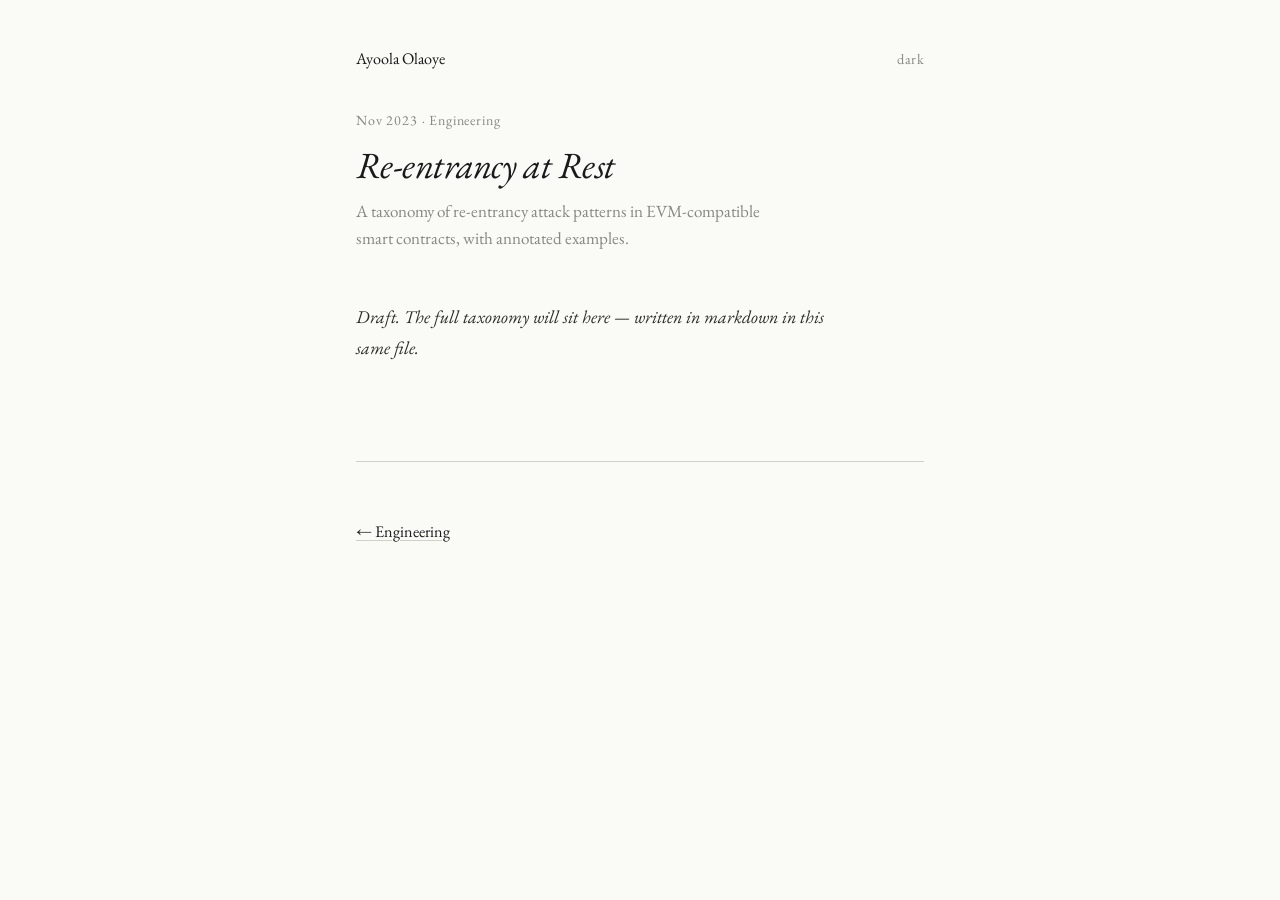
<file: articles/2023-11-reentrancy-at-rest.html>
<!DOCTYPE html>
<html lang="en">
<head>
  <meta charset="UTF-8">
  <meta name="viewport" content="width=device-width, initial-scale=1.0">
  <title>Re-entrancy at Rest — Ayoola Olaoye</title>
  <meta name="description" content="A taxonomy of re-entrancy attack patterns in EVM-compatible smart contracts, with annotated examples.">
  <link rel="canonical" href="https://ayoolaolaoye.example/articles/2023-11-reentrancy-at-rest.html">
  <meta property="og:title" content="Re-entrancy at Rest — Ayoola Olaoye">
  <meta property="og:description" content="A taxonomy of re-entrancy attack patterns in EVM-compatible smart contracts, with annotated examples.">
  <meta property="og:type" content="article">
  <meta property="og:url" content="https://ayoolaolaoye.example/articles/2023-11-reentrancy-at-rest.html">
  <meta property="og:site_name" content="Ayoola Olaoye">
  <meta property="og:locale" content="en_US">
  <meta name="twitter:card" content="summary">
  <meta name="twitter:title" content="Re-entrancy at Rest — Ayoola Olaoye">
  <meta name="twitter:description" content="A taxonomy of re-entrancy attack patterns in EVM-compatible smart contracts, with annotated examples.">
  <link rel="stylesheet" href="../style.css">
  <script type="application/ld+json">{"@context":"https://schema.org","@type":"Article","headline":"Re-entrancy at Rest","description":"A taxonomy of re-entrancy attack patterns in EVM-compatible smart contracts, with annotated examples.","datePublished":"2023-11-01","author":{"@type":"Person","name":"Ayoola Olaoye","url":"https://ayoolaolaoye.example/"},"url":"https://ayoolaolaoye.example/articles/2023-11-reentrancy-at-rest.html","mainEntityOfPage":"https://ayoolaolaoye.example/articles/2023-11-reentrancy-at-rest.html","about":"Engineering"}</script>
</head>
<body>

  <div class="container">
    <nav class="site-nav">
      <a class="bare back" href="../index.html">Ayoola Olaoye</a>
      <button class="theme-toggle" onclick="toggleTheme()" aria-label="Toggle dark mode">dark</button>
    </nav>
  </div>

  <div class="container">
    <article class="article">
      <header class="article-header">
        <span class="article-meta">Nov 2023 · Engineering</span>
        <h1 class="article-title"><em>Re-entrancy at Rest</em></h1>
        <p class="article-desc">A taxonomy of re-entrancy attack patterns in EVM-compatible smart contracts, with annotated examples.</p>
      </header>
      <div class="article-body">
<p><em>Draft. The full taxonomy will sit here — written in markdown in this same file.</em></p>
      </div>
    </article>
  </div>

  <div class="container">
    <hr>
    <div class="cross-link">
      <a href="../engineering.html">← Engineering</a>
    </div>
  </div>

  <script>
    (function () {
      if (localStorage.getItem('theme') === 'dark') {
        document.body.classList.add('dark');
        document.querySelector('.theme-toggle').textContent = 'light';
      }
    })();

    function toggleTheme() {
      const btn = document.querySelector('.theme-toggle');
      if (document.body.classList.toggle('dark')) {
        localStorage.setItem('theme', 'dark');
        btn.textContent = 'light';
      } else {
        localStorage.setItem('theme', 'light');
        btn.textContent = 'dark';
      }
    }
  </script>

</body>
</html>
</file>
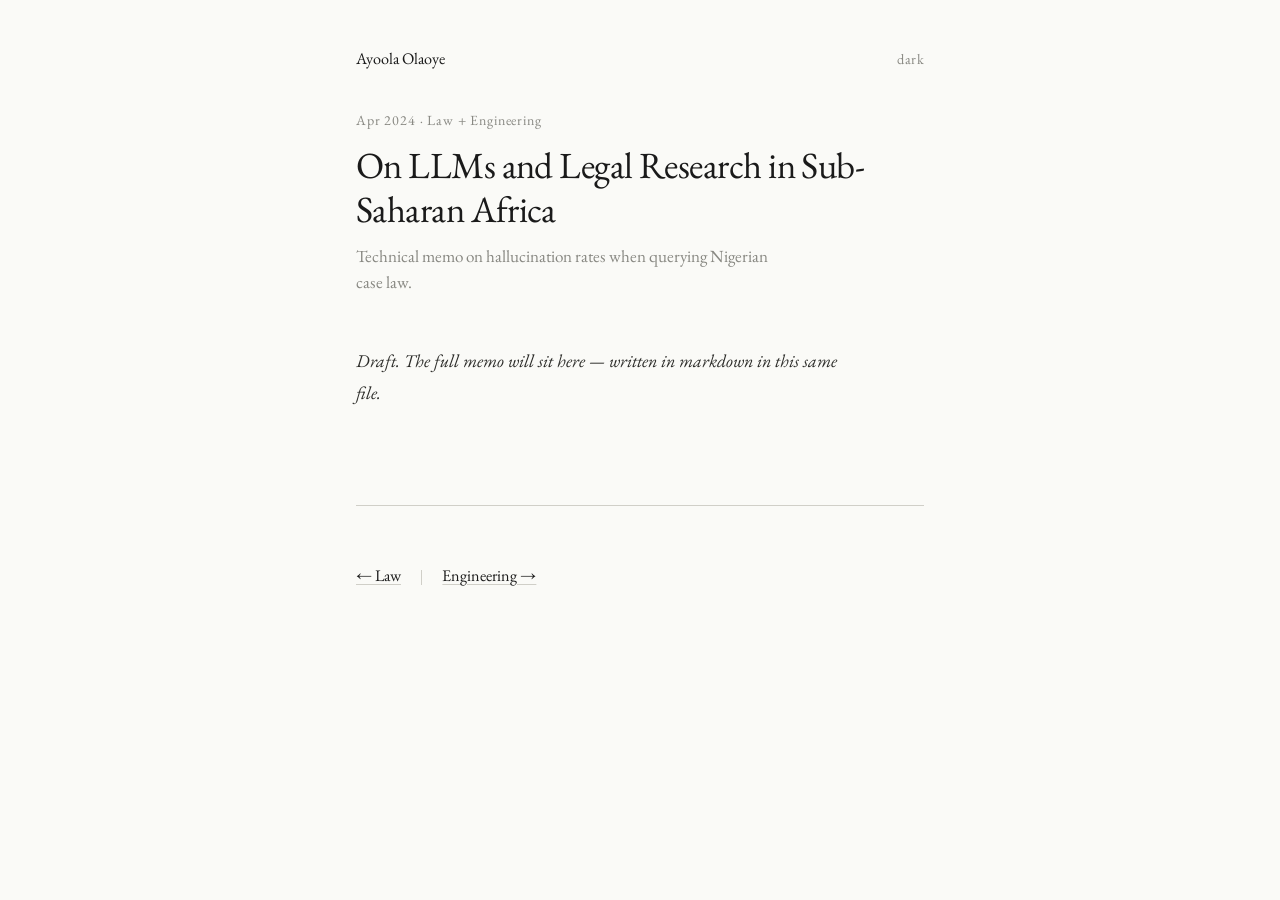
<file: articles/2024-04-llms-legal-research.html>
<!DOCTYPE html>
<html lang="en">
<head>
  <meta charset="UTF-8">
  <meta name="viewport" content="width=device-width, initial-scale=1.0">
  <title>On LLMs and Legal Research in Sub-Saharan Africa — Ayoola Olaoye</title>
  <meta name="description" content="Technical memo on hallucination rates when querying Nigerian case law.">
  <link rel="canonical" href="https://ayoolaolaoye.example/articles/2024-04-llms-legal-research.html">
  <meta property="og:title" content="On LLMs and Legal Research in Sub-Saharan Africa — Ayoola Olaoye">
  <meta property="og:description" content="Technical memo on hallucination rates when querying Nigerian case law.">
  <meta property="og:type" content="article">
  <meta property="og:url" content="https://ayoolaolaoye.example/articles/2024-04-llms-legal-research.html">
  <meta property="og:site_name" content="Ayoola Olaoye">
  <meta property="og:locale" content="en_US">
  <meta name="twitter:card" content="summary">
  <meta name="twitter:title" content="On LLMs and Legal Research in Sub-Saharan Africa — Ayoola Olaoye">
  <meta name="twitter:description" content="Technical memo on hallucination rates when querying Nigerian case law.">
  <link rel="stylesheet" href="../style.css">
  <script type="application/ld+json">{"@context":"https://schema.org","@type":"Article","headline":"On LLMs and Legal Research in Sub-Saharan Africa","description":"Technical memo on hallucination rates when querying Nigerian case law.","datePublished":"2024-04-01","author":{"@type":"Person","name":"Ayoola Olaoye","url":"https://ayoolaolaoye.example/"},"url":"https://ayoolaolaoye.example/articles/2024-04-llms-legal-research.html","mainEntityOfPage":"https://ayoolaolaoye.example/articles/2024-04-llms-legal-research.html","about":["Law","Engineering"]}</script>
</head>
<body>

  <div class="container">
    <nav class="site-nav">
      <a class="bare back" href="../index.html">Ayoola Olaoye</a>
      <button class="theme-toggle" onclick="toggleTheme()" aria-label="Toggle dark mode">dark</button>
    </nav>
  </div>

  <div class="container">
    <article class="article">
      <header class="article-header">
        <span class="article-meta">Apr 2024 · Law + Engineering</span>
        <h1 class="article-title">On LLMs and Legal Research in Sub-Saharan Africa</h1>
        <p class="article-desc">Technical memo on hallucination rates when querying Nigerian case law.</p>
      </header>
      <div class="article-body">
<p><em>Draft. The full memo will sit here — written in markdown in this same file.</em></p>
      </div>
    </article>
  </div>

  <div class="container">
    <hr>
    <div class="cross-link">
      <a href="../law.html">← Law</a>
      <span class="cross-link-sep" aria-hidden="true"></span>
      <a href="../engineering.html">Engineering →</a>
    </div>
  </div>

  <script>
    (function () {
      if (localStorage.getItem('theme') === 'dark') {
        document.body.classList.add('dark');
        document.querySelector('.theme-toggle').textContent = 'light';
      }
    })();

    function toggleTheme() {
      const btn = document.querySelector('.theme-toggle');
      if (document.body.classList.toggle('dark')) {
        localStorage.setItem('theme', 'dark');
        btn.textContent = 'light';
      } else {
        localStorage.setItem('theme', 'light');
        btn.textContent = 'dark';
      }
    }
  </script>

</body>
</html>
</file>
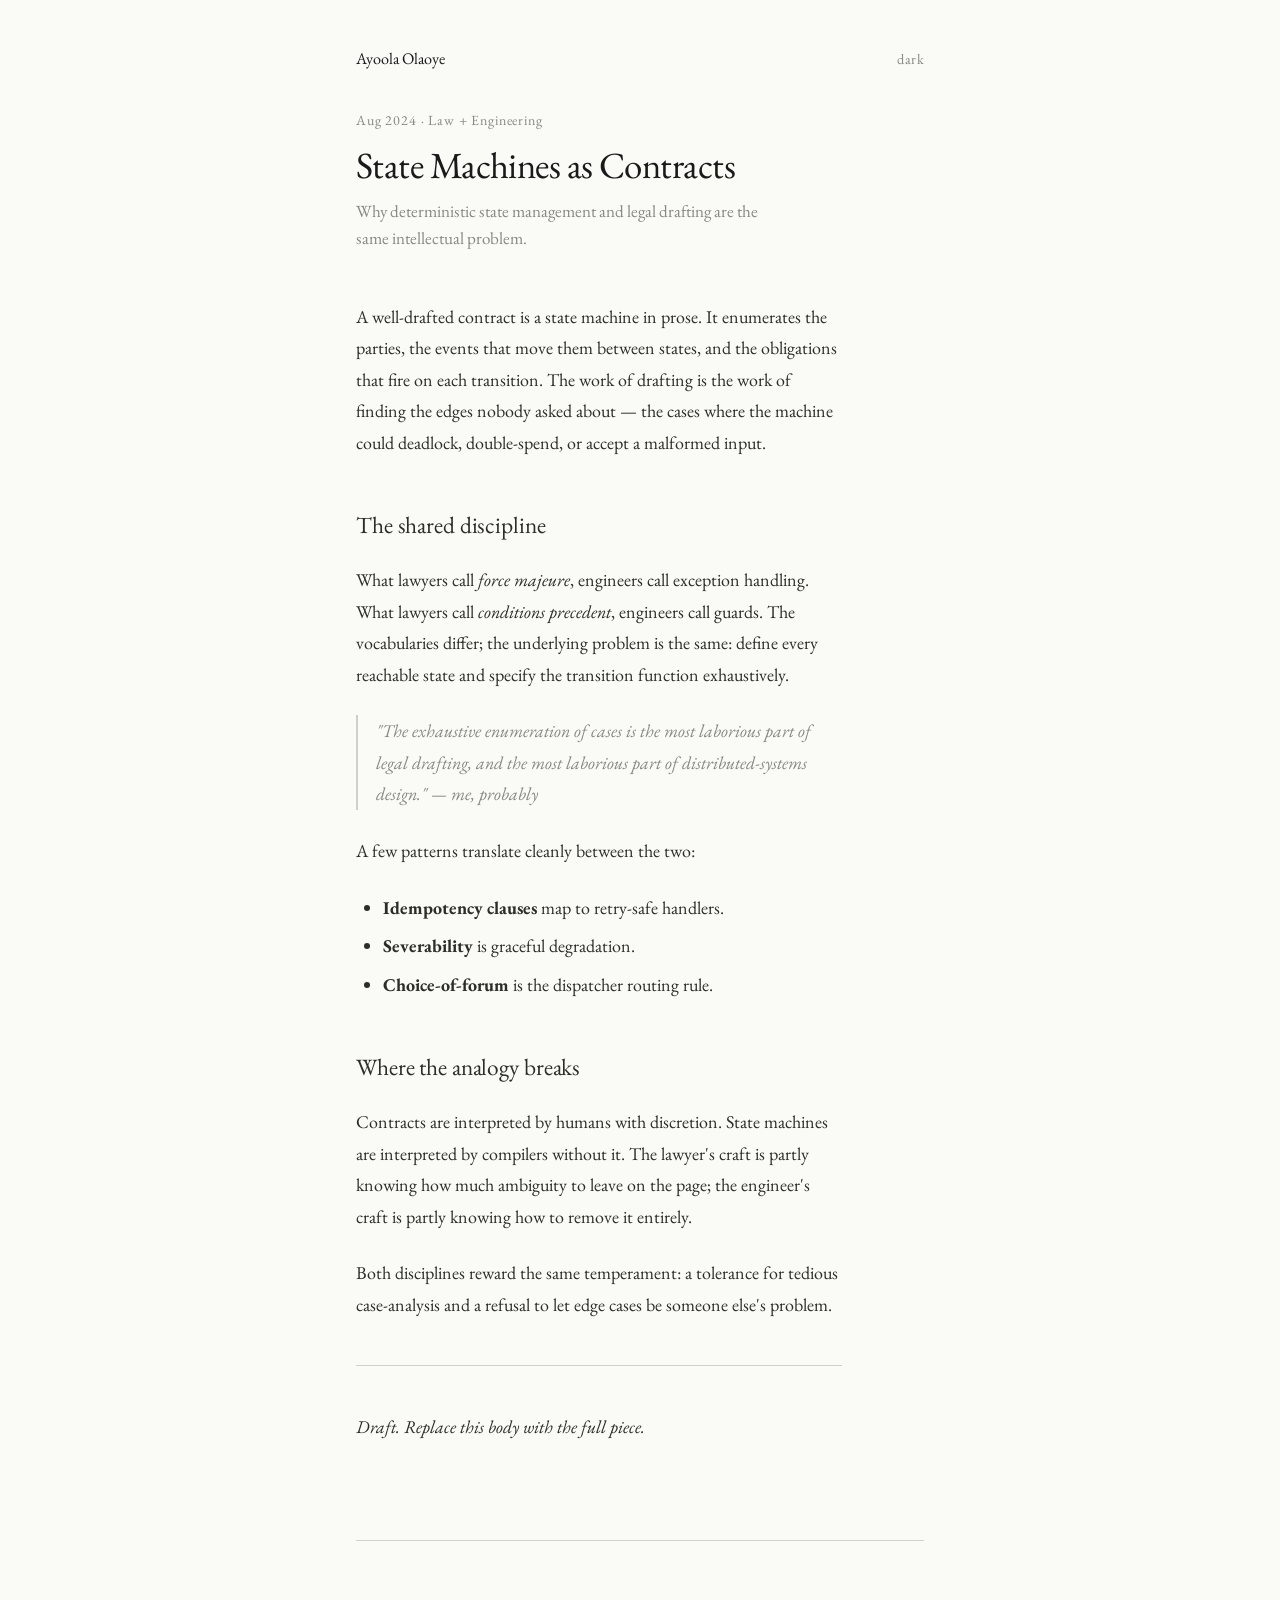
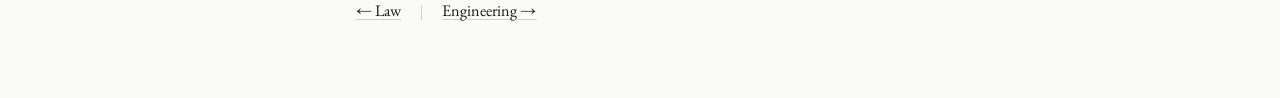
<file: articles/2024-08-state-machines-as-contracts.html>
<!DOCTYPE html>
<html lang="en">
<head>
  <meta charset="UTF-8">
  <meta name="viewport" content="width=device-width, initial-scale=1.0">
  <title>State Machines as Contracts — Ayoola Olaoye</title>
  <meta name="description" content="Why deterministic state management and legal drafting are the same intellectual problem.">
  <link rel="canonical" href="https://ayoolaolaoye.example/articles/2024-08-state-machines-as-contracts.html">
  <meta property="og:title" content="State Machines as Contracts — Ayoola Olaoye">
  <meta property="og:description" content="Why deterministic state management and legal drafting are the same intellectual problem.">
  <meta property="og:type" content="article">
  <meta property="og:url" content="https://ayoolaolaoye.example/articles/2024-08-state-machines-as-contracts.html">
  <meta property="og:site_name" content="Ayoola Olaoye">
  <meta property="og:locale" content="en_US">
  <meta name="twitter:card" content="summary">
  <meta name="twitter:title" content="State Machines as Contracts — Ayoola Olaoye">
  <meta name="twitter:description" content="Why deterministic state management and legal drafting are the same intellectual problem.">
  <link rel="stylesheet" href="../style.css">
  <script type="application/ld+json">{"@context":"https://schema.org","@type":"Article","headline":"State Machines as Contracts","description":"Why deterministic state management and legal drafting are the same intellectual problem.","datePublished":"2024-08-01","author":{"@type":"Person","name":"Ayoola Olaoye","url":"https://ayoolaolaoye.example/"},"url":"https://ayoolaolaoye.example/articles/2024-08-state-machines-as-contracts.html","mainEntityOfPage":"https://ayoolaolaoye.example/articles/2024-08-state-machines-as-contracts.html","about":["Law","Engineering"]}</script>
</head>
<body>

  <div class="container">
    <nav class="site-nav">
      <a class="bare back" href="../index.html">Ayoola Olaoye</a>
      <button class="theme-toggle" onclick="toggleTheme()" aria-label="Toggle dark mode">dark</button>
    </nav>
  </div>

  <div class="container">
    <article class="article">
      <header class="article-header">
        <span class="article-meta">Aug 2024 · Law + Engineering</span>
        <h1 class="article-title">State Machines as Contracts</h1>
        <p class="article-desc">Why deterministic state management and legal drafting are the same intellectual problem.</p>
      </header>
      <div class="article-body">
<p>A well-drafted contract is a state machine in prose. It enumerates the parties, the events that move them between states, and the obligations that fire on each transition. The work of drafting is the work of finding the edges nobody asked about — the cases where the machine could deadlock, double-spend, or accept a malformed input.</p>

<h2>The shared discipline</h2>

<p>What lawyers call <em>force majeure</em>, engineers call exception handling. What lawyers call <em>conditions precedent</em>, engineers call guards. The vocabularies differ; the underlying problem is the same: define every reachable state and specify the transition function exhaustively.</p>

<blockquote><p>&quot;The exhaustive enumeration of cases is the most laborious part of legal drafting, and the most laborious part of distributed-systems design.&quot; — me, probably</p></blockquote>

<p>A few patterns translate cleanly between the two:</p>

<ul>
  <li><strong>Idempotency clauses</strong> map to retry-safe handlers.</li>
  <li><strong>Severability</strong> is graceful degradation.</li>
  <li><strong>Choice-of-forum</strong> is the dispatcher routing rule.</li>
</ul>

<h2>Where the analogy breaks</h2>

<p>Contracts are interpreted by humans with discretion. State machines are interpreted by compilers without it. The lawyer's craft is partly knowing how much ambiguity to leave on the page; the engineer's craft is partly knowing how to remove it entirely.</p>

<p>Both disciplines reward the same temperament: a tolerance for tedious case-analysis and a refusal to let edge cases be someone else's problem.</p>

<hr>

<p><em>Draft. Replace this body with the full piece.</em></p>
      </div>
    </article>
  </div>

  <div class="container">
    <hr>
    <div class="cross-link">
      <a href="../law.html">← Law</a>
      <span class="cross-link-sep" aria-hidden="true"></span>
      <a href="../engineering.html">Engineering →</a>
    </div>
  </div>

  <script>
    (function () {
      if (localStorage.getItem('theme') === 'dark') {
        document.body.classList.add('dark');
        document.querySelector('.theme-toggle').textContent = 'light';
      }
    })();

    function toggleTheme() {
      const btn = document.querySelector('.theme-toggle');
      if (document.body.classList.toggle('dark')) {
        localStorage.setItem('theme', 'dark');
        btn.textContent = 'light';
      } else {
        localStorage.setItem('theme', 'light');
        btn.textContent = 'dark';
      }
    }
  </script>

</body>
</html>
</file>
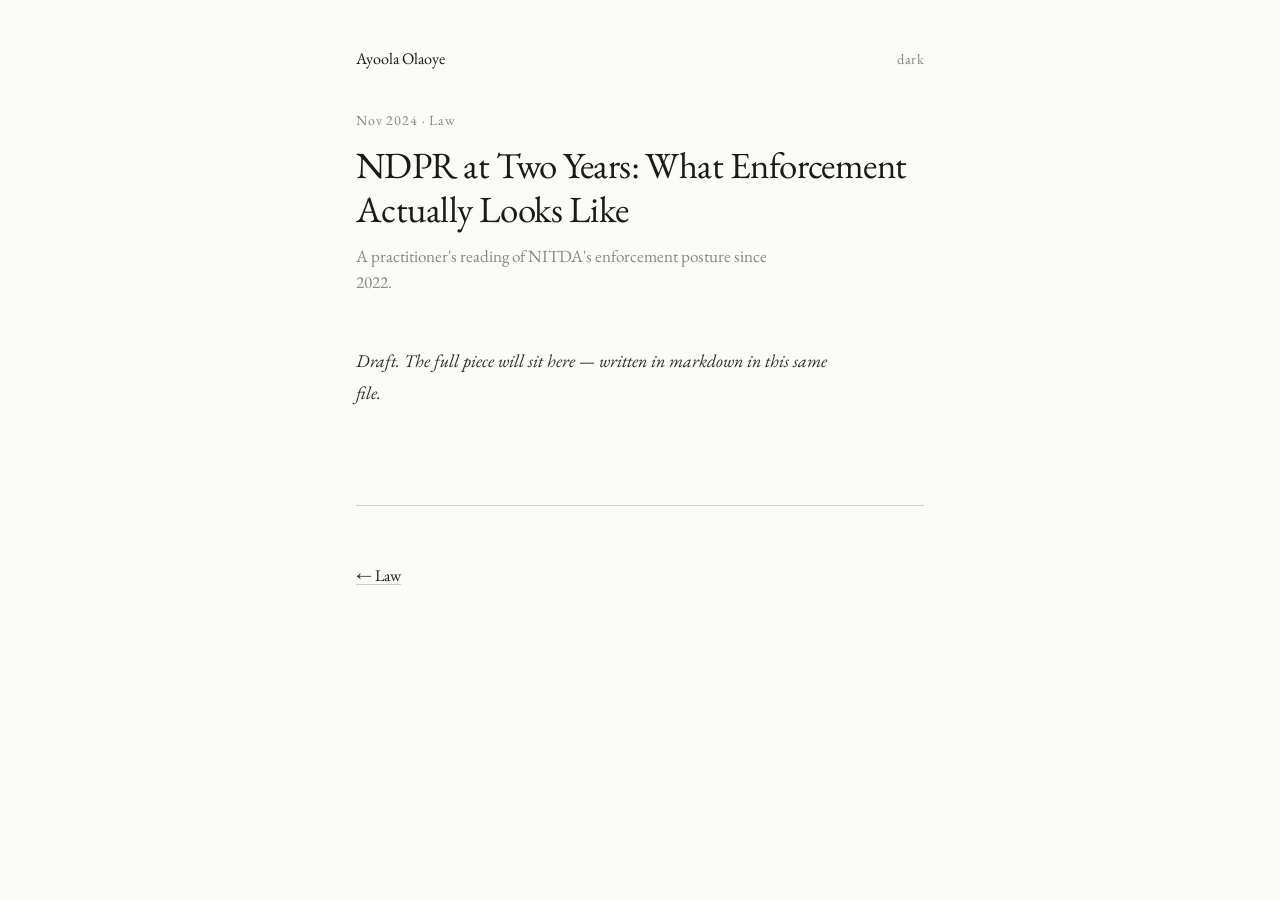
<file: articles/2024-11-ndpr-at-two-years.html>
<!DOCTYPE html>
<html lang="en">
<head>
  <meta charset="UTF-8">
  <meta name="viewport" content="width=device-width, initial-scale=1.0">
  <title>NDPR at Two Years: What Enforcement Actually Looks Like — Ayoola Olaoye</title>
  <meta name="description" content="A practitioner's reading of NITDA's enforcement posture since 2022.">
  <link rel="canonical" href="https://ayoolaolaoye.example/articles/2024-11-ndpr-at-two-years.html">
  <meta property="og:title" content="NDPR at Two Years: What Enforcement Actually Looks Like — Ayoola Olaoye">
  <meta property="og:description" content="A practitioner's reading of NITDA's enforcement posture since 2022.">
  <meta property="og:type" content="article">
  <meta property="og:url" content="https://ayoolaolaoye.example/articles/2024-11-ndpr-at-two-years.html">
  <meta property="og:site_name" content="Ayoola Olaoye">
  <meta property="og:locale" content="en_US">
  <meta name="twitter:card" content="summary">
  <meta name="twitter:title" content="NDPR at Two Years: What Enforcement Actually Looks Like — Ayoola Olaoye">
  <meta name="twitter:description" content="A practitioner's reading of NITDA's enforcement posture since 2022.">
  <link rel="stylesheet" href="../style.css">
  <script type="application/ld+json">{"@context":"https://schema.org","@type":"Article","headline":"NDPR at Two Years: What Enforcement Actually Looks Like","description":"A practitioner's reading of NITDA's enforcement posture since 2022.","datePublished":"2024-11-01","author":{"@type":"Person","name":"Ayoola Olaoye","url":"https://ayoolaolaoye.example/"},"url":"https://ayoolaolaoye.example/articles/2024-11-ndpr-at-two-years.html","mainEntityOfPage":"https://ayoolaolaoye.example/articles/2024-11-ndpr-at-two-years.html","about":"Law"}</script>
</head>
<body>

  <div class="container">
    <nav class="site-nav">
      <a class="bare back" href="../index.html">Ayoola Olaoye</a>
      <button class="theme-toggle" onclick="toggleTheme()" aria-label="Toggle dark mode">dark</button>
    </nav>
  </div>

  <div class="container">
    <article class="article">
      <header class="article-header">
        <span class="article-meta">Nov 2024 · Law</span>
        <h1 class="article-title">NDPR at Two Years: What Enforcement Actually Looks Like</h1>
        <p class="article-desc">A practitioner's reading of NITDA's enforcement posture since 2022.</p>
      </header>
      <div class="article-body">
<p><em>Draft. The full piece will sit here — written in markdown in this same file.</em></p>
      </div>
    </article>
  </div>

  <div class="container">
    <hr>
    <div class="cross-link">
      <a href="../law.html">← Law</a>
    </div>
  </div>

  <script>
    (function () {
      if (localStorage.getItem('theme') === 'dark') {
        document.body.classList.add('dark');
        document.querySelector('.theme-toggle').textContent = 'light';
      }
    })();

    function toggleTheme() {
      const btn = document.querySelector('.theme-toggle');
      if (document.body.classList.toggle('dark')) {
        localStorage.setItem('theme', 'dark');
        btn.textContent = 'light';
      } else {
        localStorage.setItem('theme', 'light');
        btn.textContent = 'dark';
      }
    }
  </script>

</body>
</html>
</file>
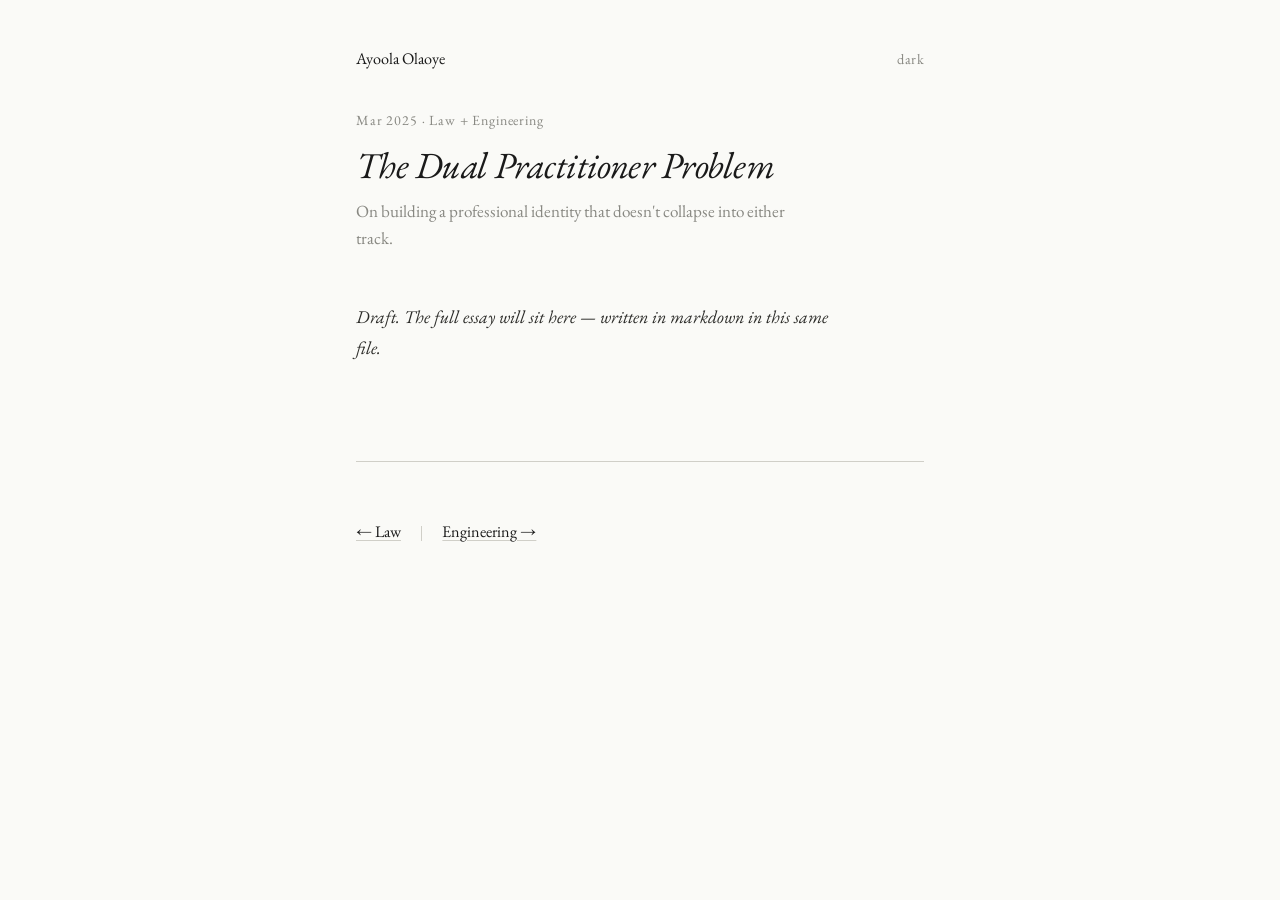
<file: articles/2025-03-dual-practitioner-problem.html>
<!DOCTYPE html>
<html lang="en">
<head>
  <meta charset="UTF-8">
  <meta name="viewport" content="width=device-width, initial-scale=1.0">
  <title>The Dual Practitioner Problem — Ayoola Olaoye</title>
  <meta name="description" content="On building a professional identity that doesn't collapse into either track.">
  <link rel="canonical" href="https://ayoolaolaoye.example/articles/2025-03-dual-practitioner-problem.html">
  <meta property="og:title" content="The Dual Practitioner Problem — Ayoola Olaoye">
  <meta property="og:description" content="On building a professional identity that doesn't collapse into either track.">
  <meta property="og:type" content="article">
  <meta property="og:url" content="https://ayoolaolaoye.example/articles/2025-03-dual-practitioner-problem.html">
  <meta property="og:site_name" content="Ayoola Olaoye">
  <meta property="og:locale" content="en_US">
  <meta name="twitter:card" content="summary">
  <meta name="twitter:title" content="The Dual Practitioner Problem — Ayoola Olaoye">
  <meta name="twitter:description" content="On building a professional identity that doesn't collapse into either track.">
  <link rel="stylesheet" href="../style.css">
  <script type="application/ld+json">{"@context":"https://schema.org","@type":"Article","headline":"The Dual Practitioner Problem","description":"On building a professional identity that doesn't collapse into either track.","datePublished":"2025-03-01","author":{"@type":"Person","name":"Ayoola Olaoye","url":"https://ayoolaolaoye.example/"},"url":"https://ayoolaolaoye.example/articles/2025-03-dual-practitioner-problem.html","mainEntityOfPage":"https://ayoolaolaoye.example/articles/2025-03-dual-practitioner-problem.html","about":["Law","Engineering"]}</script>
</head>
<body>

  <div class="container">
    <nav class="site-nav">
      <a class="bare back" href="../index.html">Ayoola Olaoye</a>
      <button class="theme-toggle" onclick="toggleTheme()" aria-label="Toggle dark mode">dark</button>
    </nav>
  </div>

  <div class="container">
    <article class="article">
      <header class="article-header">
        <span class="article-meta">Mar 2025 · Law + Engineering</span>
        <h1 class="article-title"><em>The Dual Practitioner Problem</em></h1>
        <p class="article-desc">On building a professional identity that doesn't collapse into either track.</p>
      </header>
      <div class="article-body">
<p><em>Draft. The full essay will sit here — written in markdown in this same file.</em></p>
      </div>
    </article>
  </div>

  <div class="container">
    <hr>
    <div class="cross-link">
      <a href="../law.html">← Law</a>
      <span class="cross-link-sep" aria-hidden="true"></span>
      <a href="../engineering.html">Engineering →</a>
    </div>
  </div>

  <script>
    (function () {
      if (localStorage.getItem('theme') === 'dark') {
        document.body.classList.add('dark');
        document.querySelector('.theme-toggle').textContent = 'light';
      }
    })();

    function toggleTheme() {
      const btn = document.querySelector('.theme-toggle');
      if (document.body.classList.toggle('dark')) {
        localStorage.setItem('theme', 'dark');
        btn.textContent = 'light';
      } else {
        localStorage.setItem('theme', 'light');
        btn.textContent = 'dark';
      }
    }
  </script>

</body>
</html>
</file>
<file: style.css>
@import url('https://fonts.googleapis.com/css2?family=EB+Garamond:ital,wght@0,400;0,500;1,400&display=swap');

*, *::before, *::after {
  box-sizing: border-box;
  margin: 0;
  padding: 0;
}

:root {
  --ink: #1a1a1a;
  --paper: #fafaf7;
  --muted: #888882;
  --rule: #d0cfc8;
  --font: 'EB Garamond', Georgia, serif;
}

html {
  font-size: 18px;
  -webkit-font-smoothing: antialiased;
  -moz-osx-font-smoothing: grayscale;
}

body {
  background: var(--paper);
  color: var(--ink);
  font-family: var(--font);
  font-size: 1rem;
  line-height: 1.7;
  min-height: 100vh;
}

/* ─── DARK MODE ─── */
body.dark {
  --ink: #e8e7e1;
  --paper: #141412;
  --muted: #76756f;
  --rule: #38372f;
}

body.dark .prose { color: #c8c7c0; }
body.dark .entry-desc { color: #76756f; }
body.dark .writing-context { color: #76756f; }
body.dark .footer-line { color: #4a4943; }
body.dark .entry { border-top-color: #2a2926; }
body.dark .entry:last-child { border-bottom-color: #2a2926; }

/* ─── LINKS ─── */
a {
  color: var(--ink);
  text-decoration: underline;
  text-decoration-color: var(--rule);
  text-underline-offset: 3px;
  text-decoration-thickness: 1px;
  transition: text-decoration-color 0.2s ease;
}

a:hover {
  text-decoration-color: var(--ink);
}

a.bare {
  text-decoration: none;
}

a.bare:hover {
  text-decoration: underline;
  text-decoration-color: var(--ink);
}

/* ─── LAYOUT ─── */
.container {
  max-width: 640px;
  margin: 0 auto;
  padding: 0 2rem;
}

hr {
  border: none;
  border-top: 1px solid var(--rule);
}

/* ─── SECTION LABELS ─── */
.label {
  display: block;
  font-size: 0.7rem;
  font-variant: small-caps;
  font-feature-settings: "smcp";
  letter-spacing: 0.14em;
  color: var(--muted);
  text-transform: lowercase;
  margin-bottom: 1.5rem;
}

/* ─── WORK / WRITING LIST ─── */
.entry-list {
  list-style: none;
}

.entry {
  display: grid;
  grid-template-columns: 4rem 1fr;
  gap: 0 1.5rem;
  padding: 0.65rem 0;
  border-top: 1px solid #e4e3dc;
  align-items: baseline;
}

.entry:last-child {
  border-bottom: 1px solid #e4e3dc;
}

.entry-year {
  font-size: 0.85rem;
  color: var(--muted);
  font-variant-numeric: tabular-nums;
  letter-spacing: 0.01em;
  white-space: nowrap;
  padding-top: 0.05em;
}

.entry-body {
  display: flex;
  flex-direction: column;
  gap: 0.1rem;
}

.entry-title {
  font-size: 1rem;
  font-weight: 400;
  line-height: 1.45;
}

.entry-title a {
  text-decoration: none;
}

.entry-title a:hover {
  text-decoration: underline;
  text-decoration-color: var(--ink);
  text-underline-offset: 3px;
  text-decoration-thickness: 1px;
}

.entry-desc {
  font-size: 0.875rem;
  color: #7a7a74;
  line-height: 1.5;
}

/* writing dates are slightly longer */
.entry.writing .entry-year {
  grid-column: 1;
  font-size: 0.82rem;
}

/* ─── SECTION SPACING ─── */
.section {
  padding: 3.5rem 0;
}

/* ─── PROSE ─── */
.prose {
  font-size: 1rem;
  line-height: 1.75;
  max-width: 54ch;
  color: #2c2c29;
  margin-bottom: 2.5rem;
}

/* ─── CONTACT ─── */
.contact-links {
  list-style: none;
  display: flex;
  flex-direction: column;
  gap: 0.4rem;
}

/* ─── NAV / CROSS-LINK ─── */
.site-nav {
  padding: 2.5rem 0 0;
  display: flex;
  justify-content: space-between;
  align-items: baseline;
}

.site-nav .back {
  font-size: 0.9rem;
  white-space: nowrap;
}

.theme-toggle {
  font-size: 0.8rem;
  color: var(--muted);
  text-decoration: none;
  cursor: pointer;
  background: none;
  border: none;
  font-family: var(--font);
  letter-spacing: 0.03em;
  padding: 0;
  transition: color 0.2s ease;
}

.theme-toggle:hover {
  color: var(--ink);
}

/* landing toggle */
.landing-toggle {
  position: fixed;
  top: 2.5rem;
  right: 2rem;
  font-size: 0.8rem;
  color: var(--muted);
  text-decoration: none;
  cursor: pointer;
  background: none;
  border: none;
  font-family: var(--font);
  letter-spacing: 0.03em;
  padding: 0;
  transition: color 0.2s ease;
}

.landing-toggle:hover {
  color: var(--ink);
}

/* cross-track annotation */
.entry-track {
  font-size: 0.78rem;
  color: var(--muted);
  letter-spacing: 0.02em;
  font-variant: small-caps;
  font-feature-settings: "smcp";
}

.cross-link {
  padding: 3rem 0 4rem;
}

.cross-link a {
  font-size: 0.9rem;
}

/* ─── FOOTER ─── */
.footer {
  padding: 2rem 0 4rem;
}

.footer-line {
  font-size: 0.8rem;
  color: #b0afa8;
}

/* ─── LANDING ─── */
.landing-stage {
  min-height: 100vh;
  display: flex;
  align-items: center;
  justify-content: center;
  padding: 4rem 2rem;
}

.landing-inner {
  text-align: center;
  display: flex;
  flex-direction: column;
  align-items: center;
  gap: 0;
  width: 100%;
  max-width: 28rem;
}

.landing-name {
  font-size: 1.5rem;
  font-weight: 400;
  letter-spacing: -0.01em;
  line-height: 1.2;
  margin-bottom: 0.55rem;
  white-space: nowrap;
}

.landing-descriptor {
  font-size: 0.9rem;
  color: var(--muted);
  letter-spacing: 0.01em;
  margin-bottom: 3.5rem;
  white-space: nowrap;
}

.landing-fork {
  display: flex;
  align-items: center;
  gap: 2.5rem;
}

.landing-fork a {
  font-size: 1.1rem;
  text-decoration: none;
  color: var(--ink);
  letter-spacing: 0.005em;
  transition: opacity 0.2s ease;
}

.landing-fork a:hover {
  opacity: 0.5;
}

.landing-divider {
  width: 1px;
  height: 1.1rem;
  background: var(--rule);
  display: block;
  flex-shrink: 0;
}

/* ─── INTERIOR HEADER ─── */
.page-header {
  padding: 2.5rem 0 3.5rem;
}

.page-header hr {
  margin-top: 2.5rem;
}

/* ─── ARTICLE ─── */
.article {
  padding: 2rem 0 4rem;
}

.article-header {
  margin-bottom: 2.75rem;
}

.article-meta {
  display: block;
  font-size: 0.78rem;
  color: var(--muted);
  letter-spacing: 0.06em;
  font-variant-numeric: tabular-nums;
  margin-bottom: 0.6rem;
}

.article-title {
  font-size: 2.05rem;
  font-weight: 400;
  letter-spacing: -0.015em;
  line-height: 1.2;
  margin-bottom: 0.6rem;
}

.article-desc {
  font-size: 0.95rem;
  color: var(--muted);
  line-height: 1.55;
  max-width: 54ch;
}

.article-body {
  font-size: 1rem;
  line-height: 1.75;
  max-width: 54ch;
  color: #2c2c29;
}

.article-body p { margin-bottom: 1.4rem; }

.article-body h2 {
  font-size: 1.3rem;
  font-weight: 400;
  letter-spacing: -0.005em;
  margin: 2.6rem 0 1rem;
}

.article-body h3 {
  font-size: 1.05rem;
  font-weight: 500;
  margin: 2rem 0 0.7rem;
}

.article-body ul,
.article-body ol {
  margin: 0 0 1.4rem 1.5rem;
}

.article-body li { margin-bottom: 0.4rem; }

.article-body blockquote {
  border-left: 2px solid var(--rule);
  padding-left: 1rem;
  margin: 1.4rem 0;
  color: var(--muted);
  font-style: italic;
}

.article-body blockquote p { margin-bottom: 0; }

.article-body code {
  font-family: ui-monospace, SFMono-Regular, Menlo, Consolas, monospace;
  font-size: 0.85em;
  background: rgba(0, 0, 0, 0.045);
  padding: 0.1em 0.35em;
  border-radius: 2px;
}

.article-body pre {
  background: rgba(0, 0, 0, 0.045);
  padding: 1rem 1.15rem;
  margin: 1.4rem 0;
  overflow-x: auto;
  border-radius: 3px;
  font-size: 0.85rem;
  line-height: 1.55;
}

.article-body pre code {
  background: none;
  padding: 0;
  font-size: inherit;
}

.article-body hr { margin: 2.5rem 0; }

.article-body a {
  text-decoration: underline;
  text-decoration-color: var(--rule);
  text-underline-offset: 3px;
  text-decoration-thickness: 1px;
}

.article-body a:hover { text-decoration-color: var(--ink); }

body.dark .article-body { color: #c8c7c0; }
body.dark .article-body code,
body.dark .article-body pre {
  background: rgba(255, 255, 255, 0.05);
}

.cross-link-sep {
  display: inline-block;
  width: 1px;
  height: 0.85rem;
  background: var(--rule);
  margin: 0 0.9rem;
  vertical-align: middle;
}

/* ─── MOBILE ─── */
@media (max-width: 600px) {
  html { font-size: 16px; }

  .section { padding: 2.75rem 0; }

  .entry {
    grid-template-columns: 3rem 1fr;
    gap: 0 1rem;
  }

  .landing-name {
    font-size: 1.2rem;
    white-space: normal;
  }

  .landing-descriptor {
    white-space: normal;
    font-size: 0.85rem;
  }
  .landing-fork { gap: 2rem; }
  .landing-fork a { font-size: 1rem; }
}
</file>
